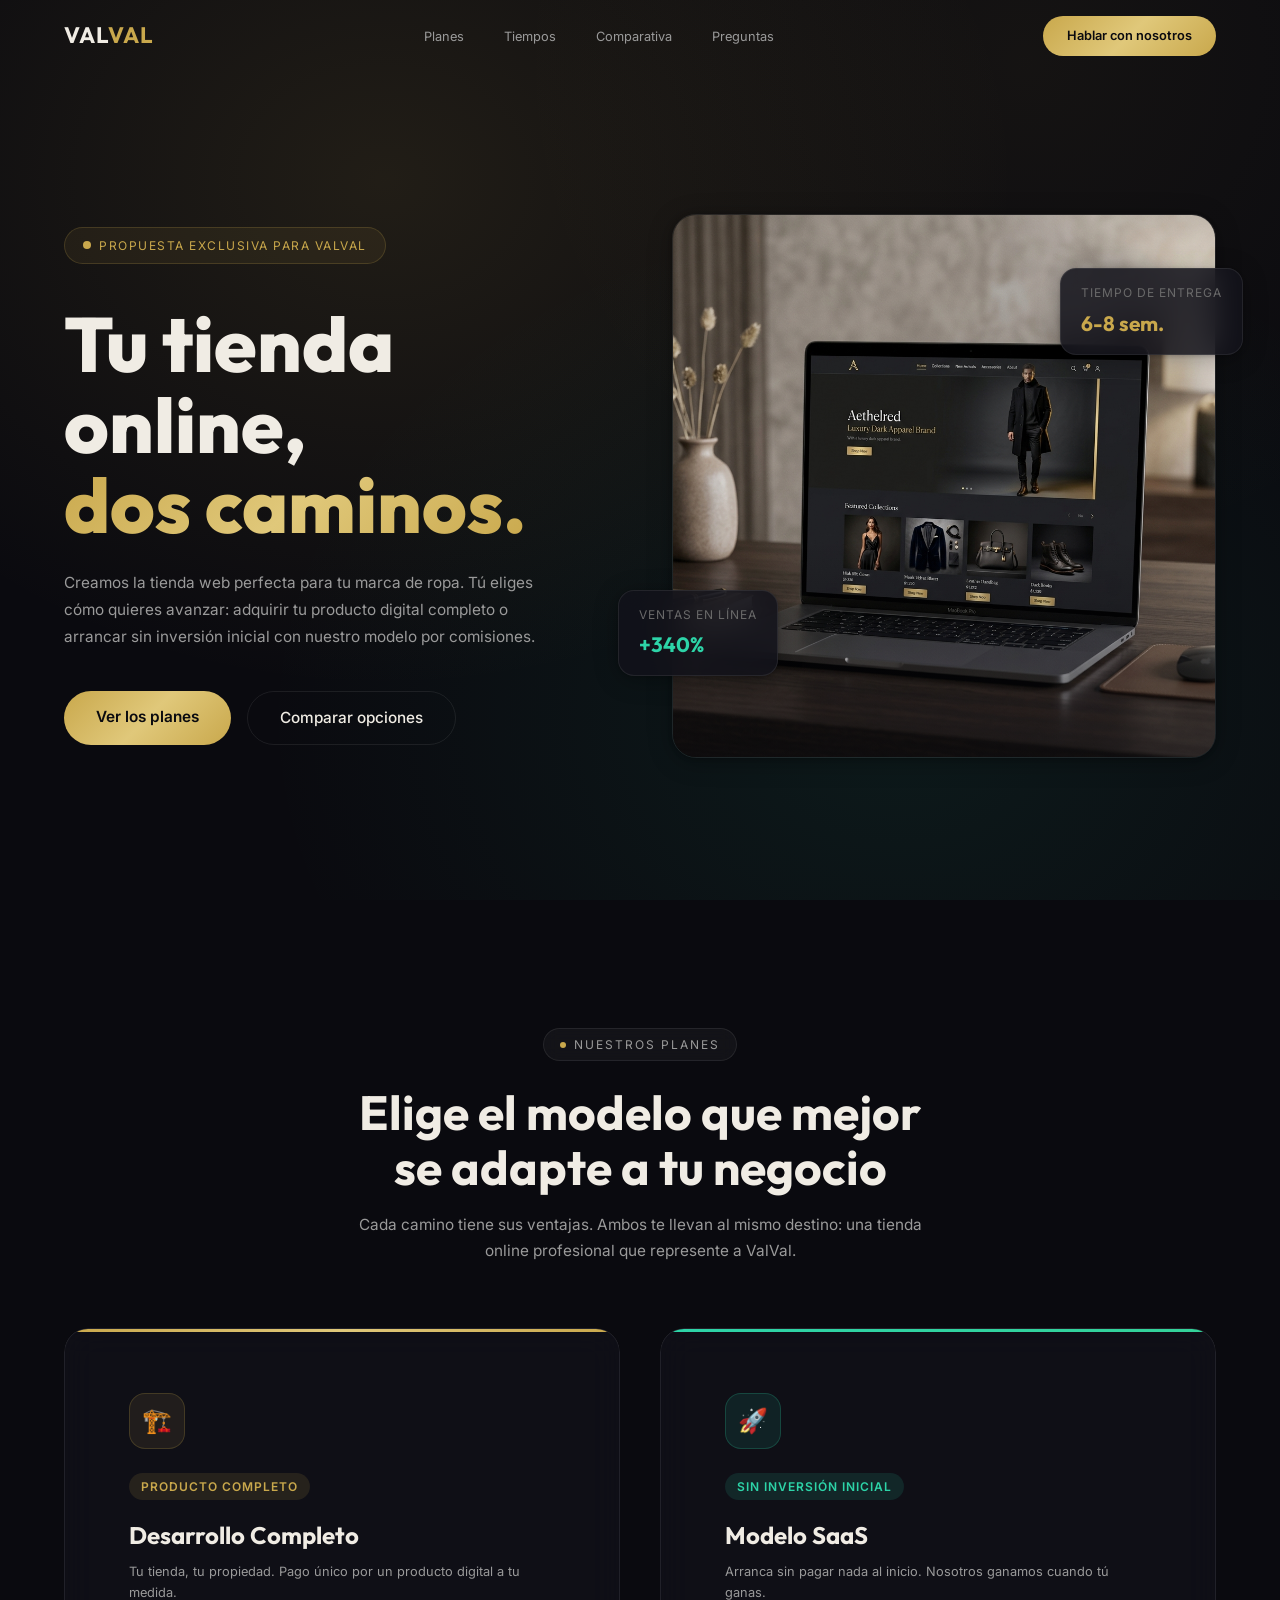
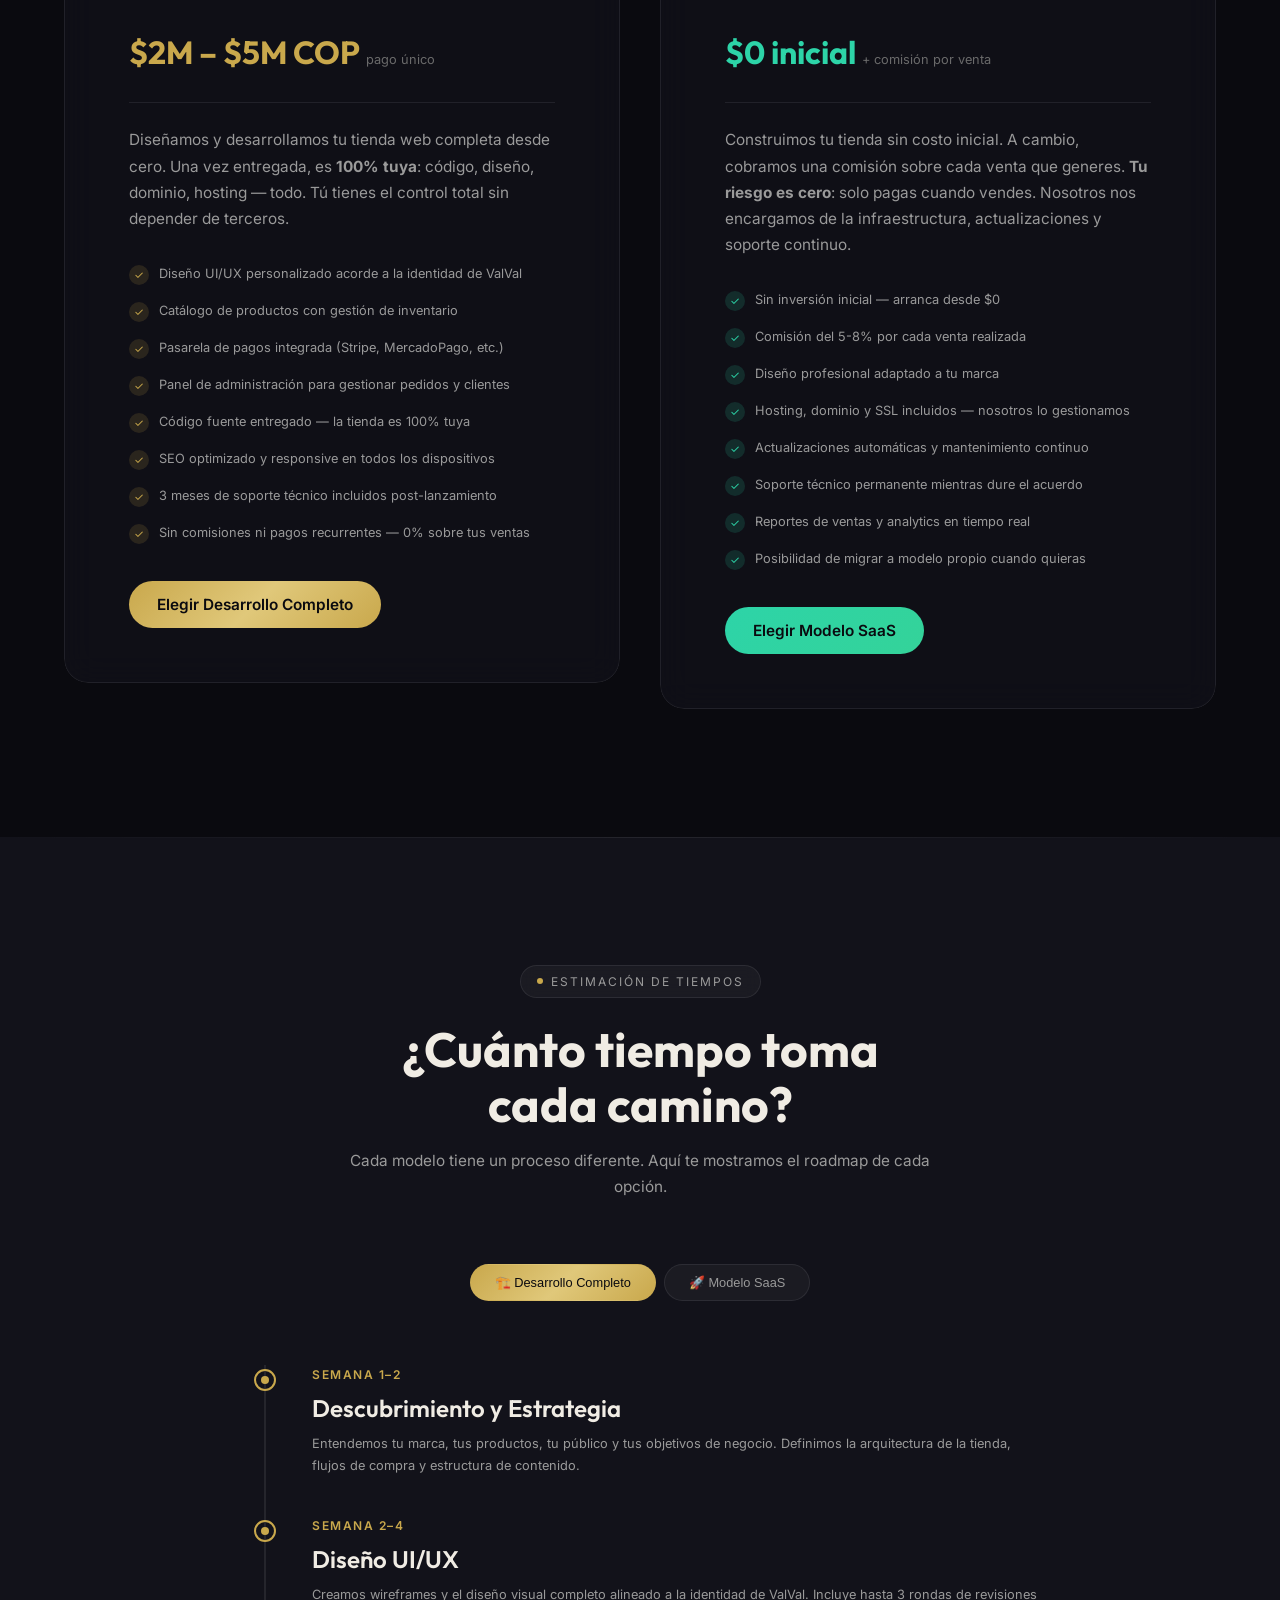
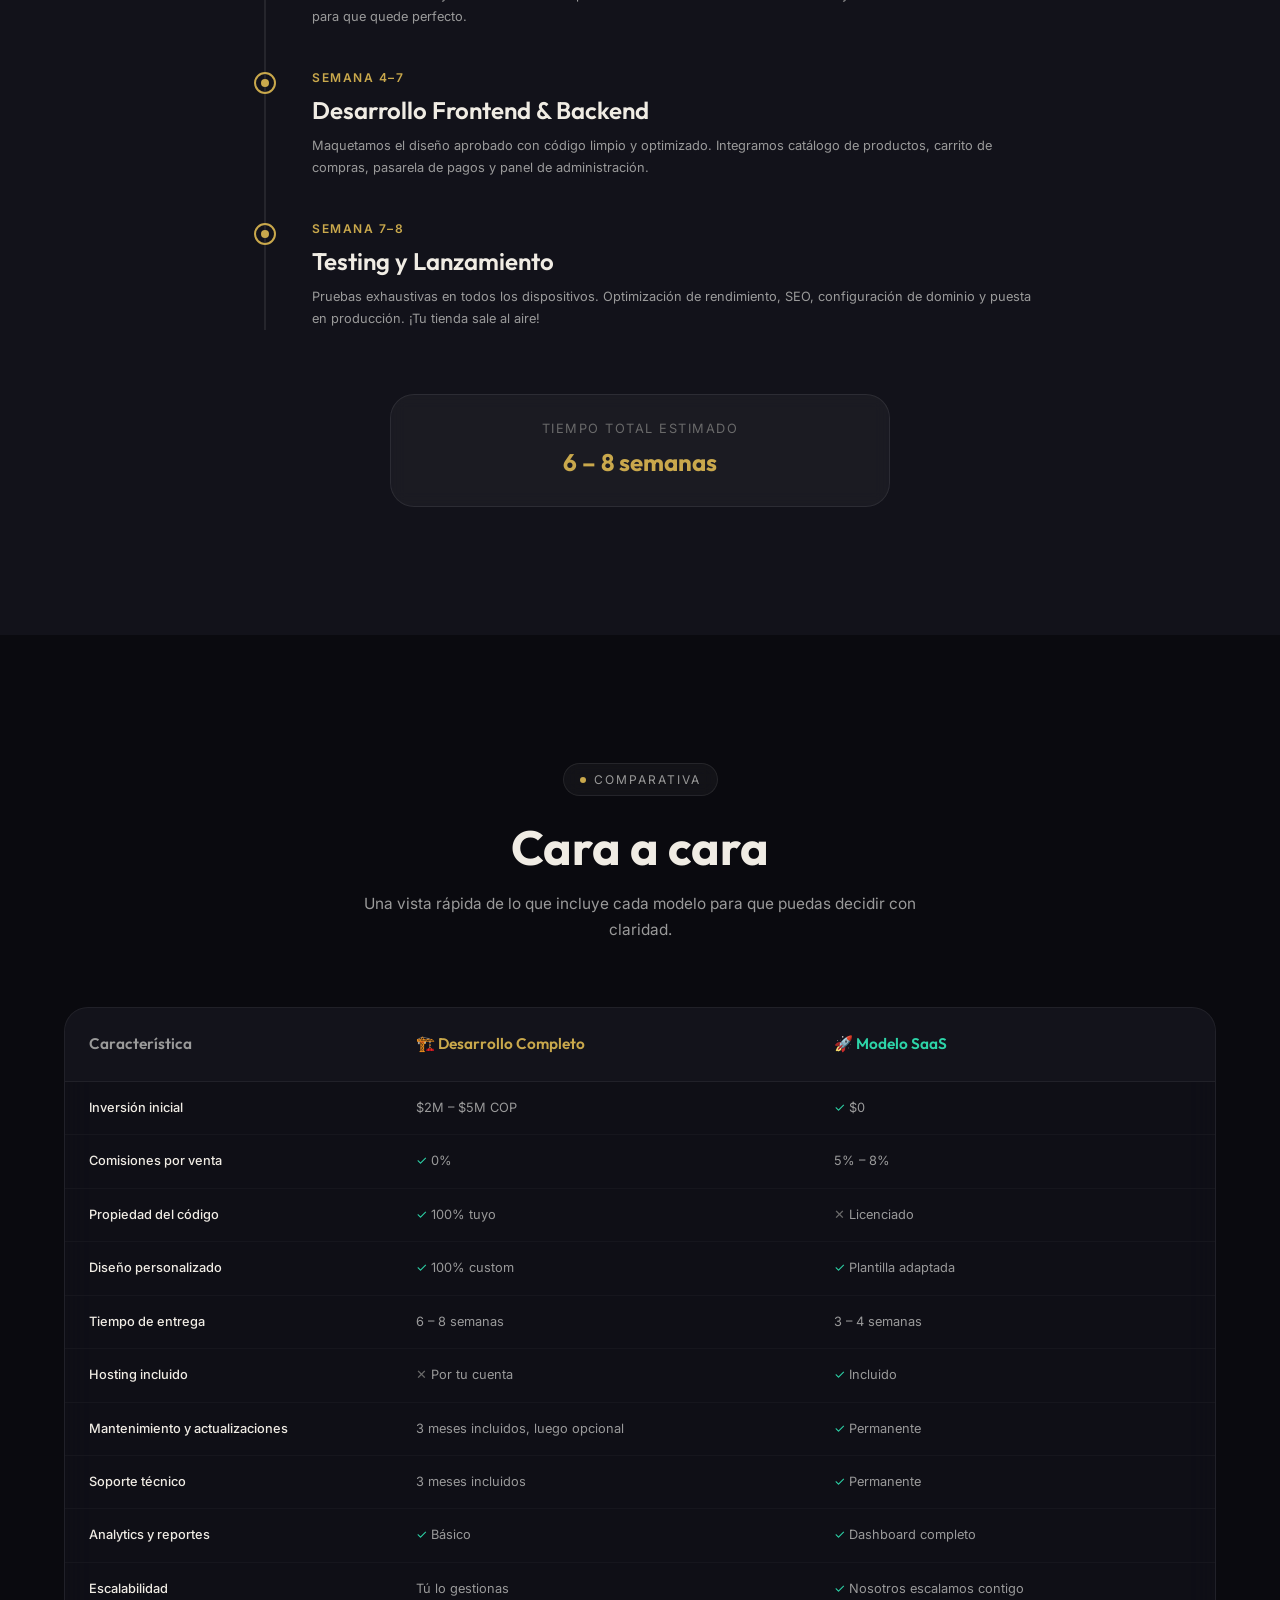
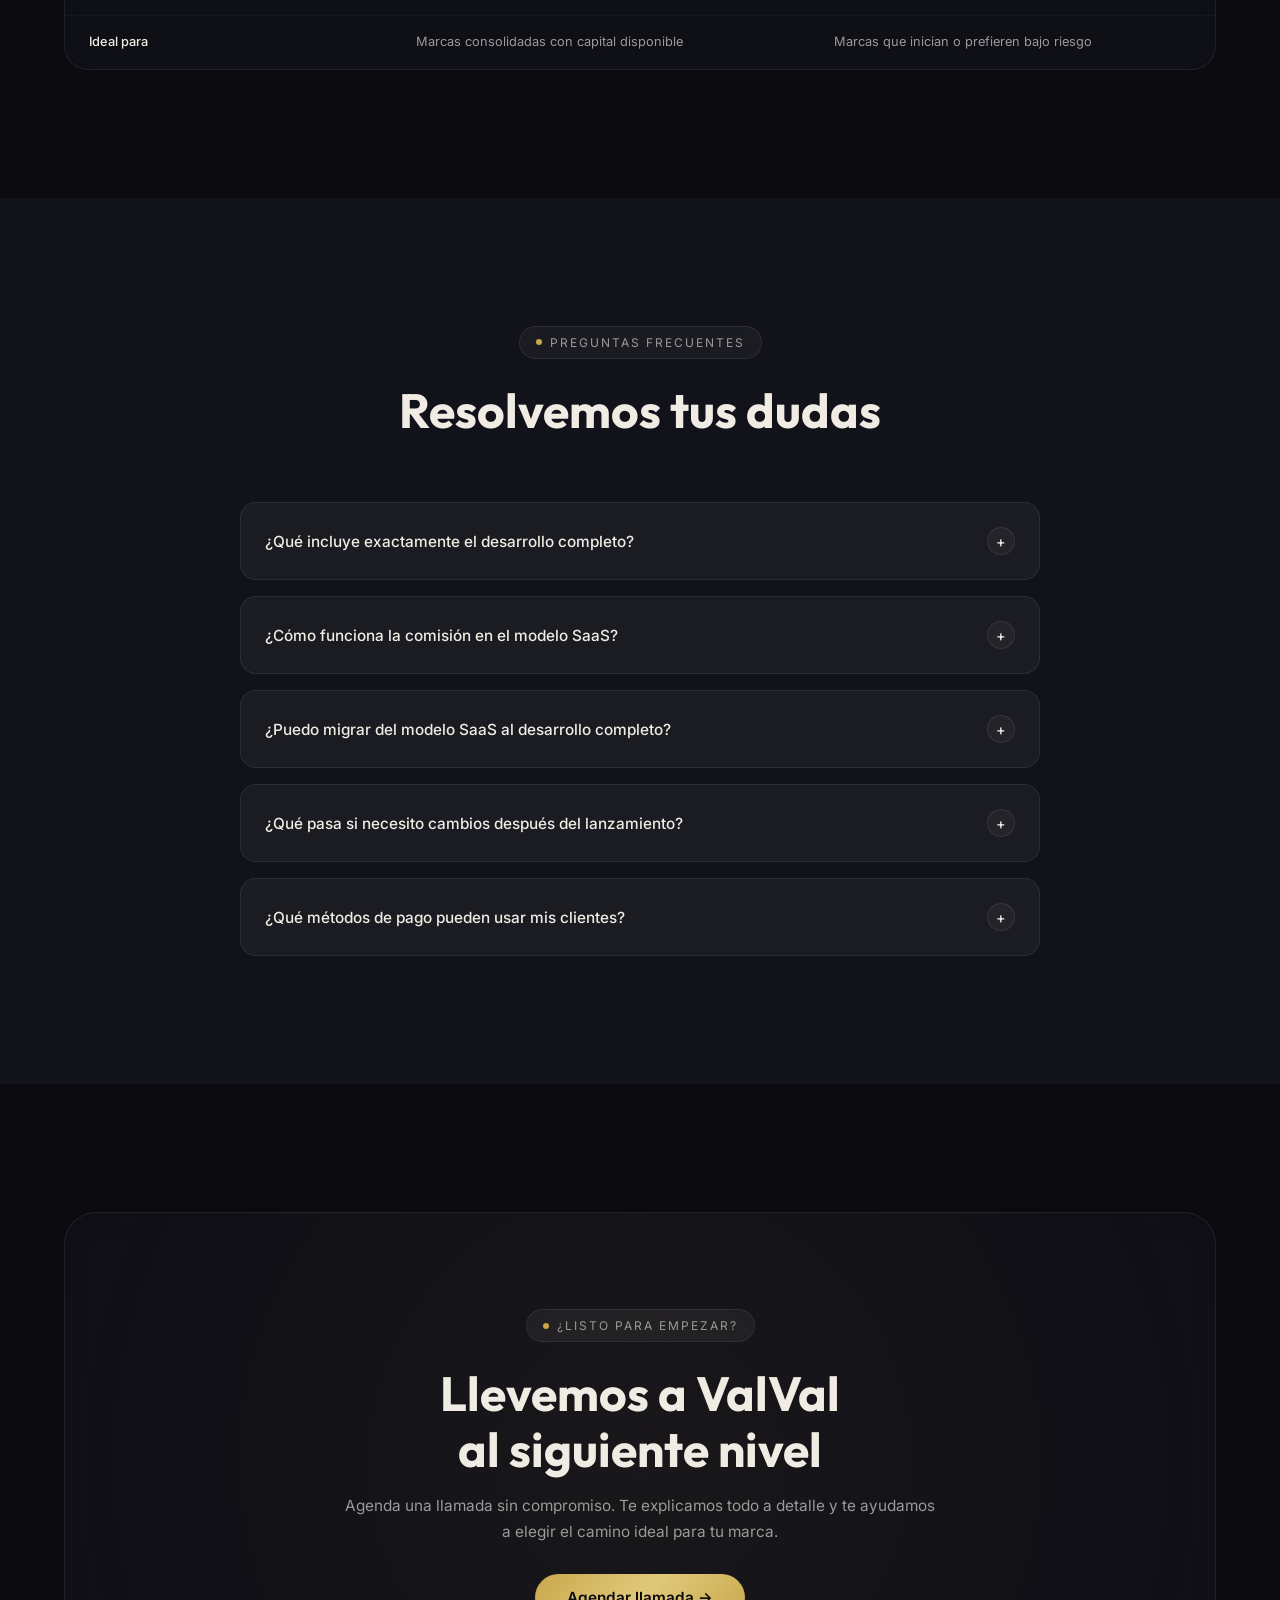
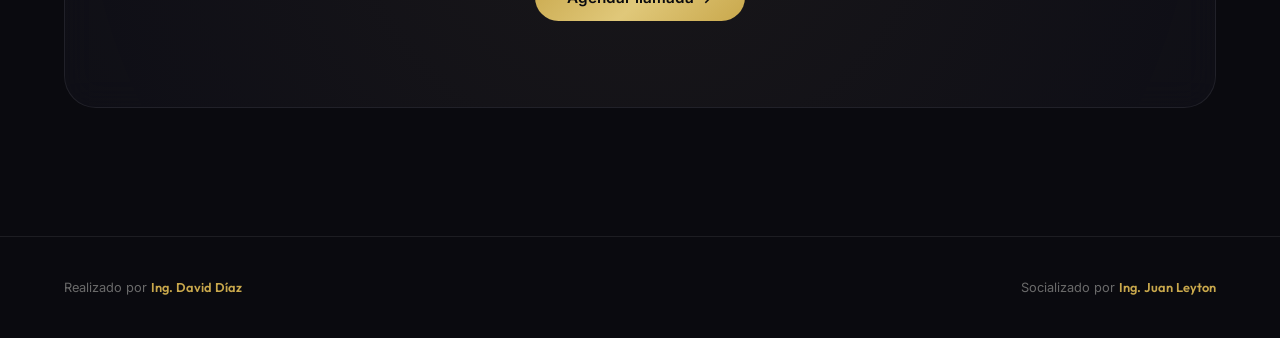
<file: index.html>
<!DOCTYPE html>
<html lang="es">
<head>
  <meta charset="UTF-8">
  <meta name="viewport" content="width=device-width, initial-scale=1.0">
  <title>ValVal — Tu Tienda Online, Dos Caminos | Propuesta de Desarrollo</title>
  <meta name="description" content="Propuesta personalizada para ValVal: elige entre desarrollo completo o modelo SaaS por comisiones para tu tienda de ropa online.">

  <!-- Fonts -->
  <link rel="preconnect" href="https://fonts.googleapis.com">
  <link rel="preconnect" href="https://fonts.gstatic.com" crossorigin>
  <link href="https://fonts.googleapis.com/css2?family=Inter:wght@400;500;600&family=Outfit:wght@600;700;800&display=swap" rel="stylesheet">

  <!-- Styles -->
  <link rel="stylesheet" href="index.css">
</head>
<body>

  <!-- ===== HEADER ===== -->
  <header class="header" id="header">
    <div class="container">
      <a href="#" class="logo">VAL<span>VAL</span></a>
      <nav>
        <ul class="nav-links">
          <li><a href="#planes">Planes</a></li>
          <li><a href="#timeline">Tiempos</a></li>
          <li><a href="#comparativa">Comparativa</a></li>
          <li><a href="#faq">Preguntas</a></li>
        </ul>
      </nav>
      <a href="#contacto" class="header-cta">Hablar con nosotros</a>
      <button class="mobile-toggle" id="mobile-toggle" aria-label="Menú">☰</button>
    </div>
  </header>

  <!-- ===== HERO ===== -->
  <section class="hero" id="hero">
    <div class="container">
      <div class="hero-content">
        <div class="hero-badge reveal">
          <span class="pulse"></span>
          Propuesta Exclusiva para ValVal
        </div>
        <h1 class="hero-title reveal reveal-delay-1">
          Tu tienda online,<br>
          <span class="highlight">dos caminos.</span>
        </h1>
        <p class="hero-subtitle reveal reveal-delay-2">
          Creamos la tienda web perfecta para tu marca de ropa. Tú eliges cómo quieres avanzar: 
          adquirir tu producto digital completo o arrancar sin inversión inicial con nuestro modelo por comisiones.
        </p>
        <div class="hero-actions reveal reveal-delay-3">
          <a href="#planes" class="btn-primary">Ver los planes</a>
          <a href="#comparativa" class="btn-secondary">Comparar opciones</a>
        </div>
      </div>
      <div class="hero-visual reveal reveal-delay-2">
        <div class="hero-image-wrapper">
          <img src="hero_ecommerce.png" alt="Mockup de tienda e-commerce premium para marca de ropa" width="540" height="540">
        </div>
        <div class="hero-float-card card-1">
          <div class="float-card-label">Ventas en línea</div>
          <div class="float-card-value">+340%</div>
        </div>
        <div class="hero-float-card card-2">
          <div class="float-card-label">Tiempo de entrega</div>
          <div class="float-card-value gold">6-8 sem.</div>
        </div>
      </div>
    </div>
  </section>

  <!-- ===== PLANES ===== -->
  <section class="plans" id="planes">
    <div class="container">
      <div class="plans-header reveal">
        <span class="section-tag"><span class="dot"></span>Nuestros planes</span>
        <h2 class="section-title">Elige el modelo que mejor<br>se adapte a tu negocio</h2>
        <p class="section-subtitle" style="margin-inline: auto;">
          Cada camino tiene sus ventajas. Ambos te llevan al mismo destino: 
          una tienda online profesional que represente a ValVal.
        </p>
      </div>

      <div class="plans-grid">

        <!-- PLAN 1: Desarrollo Completo -->
        <div class="plan-card desarrollo reveal">
          <div class="plan-card-inner">
            <div class="plan-icon">🏗️</div>
            <span class="plan-badge">Producto Completo</span>
            <h3 class="plan-name">Desarrollo Completo</h3>
            <p class="plan-tagline">Tu tienda, tu propiedad. Pago único por un producto digital a tu medida.</p>
            
            <div class="plan-price">
              <span class="amount">$2M – $5M COP</span>
              <span class="period">pago único</span>
            </div>

            <p class="plan-description">
              Diseñamos y desarrollamos tu tienda web completa desde cero. Una vez entregada, 
              es <strong>100% tuya</strong>: código, diseño, dominio, hosting — todo. 
              Tú tienes el control total sin depender de terceros.
            </p>

            <ul class="plan-features">
              <li>
                <span class="check">✓</span>
                <span>Diseño UI/UX personalizado acorde a la identidad de ValVal</span>
              </li>
              <li>
                <span class="check">✓</span>
                <span>Catálogo de productos con gestión de inventario</span>
              </li>
              <li>
                <span class="check">✓</span>
                <span>Pasarela de pagos integrada (Stripe, MercadoPago, etc.)</span>
              </li>
              <li>
                <span class="check">✓</span>
                <span>Panel de administración para gestionar pedidos y clientes</span>
              </li>
              <li>
                <span class="check">✓</span>
                <span>Código fuente entregado — la tienda es 100% tuya</span>
              </li>
              <li>
                <span class="check">✓</span>
                <span>SEO optimizado y responsive en todos los dispositivos</span>
              </li>
              <li>
                <span class="check">✓</span>
                <span>3 meses de soporte técnico incluidos post-lanzamiento</span>
              </li>
              <li>
                <span class="check">✓</span>
                <span>Sin comisiones ni pagos recurrentes — 0% sobre tus ventas</span>
              </li>
            </ul>

            <a href="#contacto" class="plan-cta">Elegir Desarrollo Completo</a>
          </div>
        </div>

        <!-- PLAN 2: Modelo SaaS -->
        <div class="plan-card saas reveal reveal-delay-1">
          <div class="plan-card-inner">
            <div class="plan-icon">🚀</div>
            <span class="plan-badge">Sin inversión inicial</span>
            <h3 class="plan-name">Modelo SaaS</h3>
            <p class="plan-tagline">Arranca sin pagar nada al inicio. Nosotros ganamos cuando tú ganas.</p>
            
            <div class="plan-price">
              <span class="amount">$0 inicial</span>
              <span class="period">+ comisión por venta</span>
            </div>

            <p class="plan-description">
              Construimos tu tienda sin costo inicial. A cambio, cobramos una comisión sobre cada venta 
              que generes. <strong>Tu riesgo es cero</strong>: solo pagas cuando vendes. Nosotros nos 
              encargamos de la infraestructura, actualizaciones y soporte continuo.
            </p>

            <ul class="plan-features">
              <li>
                <span class="check">✓</span>
                <span>Sin inversión inicial — arranca desde $0</span>
              </li>
              <li>
                <span class="check">✓</span>
                <span>Comisión del 5-8% por cada venta realizada</span>
              </li>
              <li>
                <span class="check">✓</span>
                <span>Diseño profesional adaptado a tu marca</span>
              </li>
              <li>
                <span class="check">✓</span>
                <span>Hosting, dominio y SSL incluidos — nosotros lo gestionamos</span>
              </li>
              <li>
                <span class="check">✓</span>
                <span>Actualizaciones automáticas y mantenimiento continuo</span>
              </li>
              <li>
                <span class="check">✓</span>
                <span>Soporte técnico permanente mientras dure el acuerdo</span>
              </li>
              <li>
                <span class="check">✓</span>
                <span>Reportes de ventas y analytics en tiempo real</span>
              </li>
              <li>
                <span class="check">✓</span>
                <span>Posibilidad de migrar a modelo propio cuando quieras</span>
              </li>
            </ul>

            <a href="#contacto" class="plan-cta">Elegir Modelo SaaS</a>
          </div>
        </div>

      </div>
    </div>
  </section>

  <!-- ===== TIMELINE ===== -->
  <section class="timeline-section" id="timeline">
    <div class="container">
      <div class="timeline-header reveal">
        <span class="section-tag"><span class="dot"></span>Estimación de tiempos</span>
        <h2 class="section-title">¿Cuánto tiempo toma<br>cada camino?</h2>
        <p class="section-subtitle" style="margin-inline: auto;">
          Cada modelo tiene un proceso diferente. Aquí te mostramos el roadmap de cada opción.
        </p>
      </div>

      <div class="timeline-tabs reveal">
        <button class="timeline-tab active" data-target="timeline-desarrollo">🏗️ Desarrollo Completo</button>
        <button class="timeline-tab" data-target="timeline-saas">🚀 Modelo SaaS</button>
      </div>

      <!-- Timeline Desarrollo -->
      <div class="timeline-container active" id="timeline-desarrollo">
        <div class="timeline gold reveal">
          <div class="timeline-item">
            <div class="timeline-dot"></div>
            <div class="timeline-duration">Semana 1–2</div>
            <div class="timeline-phase">Descubrimiento y Estrategia</div>
            <div class="timeline-desc">
              Entendemos tu marca, tus productos, tu público y tus objetivos de negocio. 
              Definimos la arquitectura de la tienda, flujos de compra y estructura de contenido.
            </div>
          </div>
          <div class="timeline-item">
            <div class="timeline-dot"></div>
            <div class="timeline-duration">Semana 2–4</div>
            <div class="timeline-phase">Diseño UI/UX</div>
            <div class="timeline-desc">
              Creamos wireframes y el diseño visual completo alineado a la identidad de ValVal. 
              Incluye hasta 3 rondas de revisiones para que quede perfecto.
            </div>
          </div>
          <div class="timeline-item">
            <div class="timeline-dot"></div>
            <div class="timeline-duration">Semana 4–7</div>
            <div class="timeline-phase">Desarrollo Frontend & Backend</div>
            <div class="timeline-desc">
              Maquetamos el diseño aprobado con código limpio y optimizado. Integramos catálogo de productos, 
              carrito de compras, pasarela de pagos y panel de administración.
            </div>
          </div>
          <div class="timeline-item">
            <div class="timeline-dot"></div>
            <div class="timeline-duration">Semana 7–8</div>
            <div class="timeline-phase">Testing y Lanzamiento</div>
            <div class="timeline-desc">
              Pruebas exhaustivas en todos los dispositivos. Optimización de rendimiento, 
              SEO, configuración de dominio y puesta en producción. ¡Tu tienda sale al aire!
            </div>
          </div>
        </div>
        <div class="timeline-total gold reveal">
          <div class="label">Tiempo total estimado</div>
          <div class="value">6 – 8 semanas</div>
        </div>
      </div>

      <!-- Timeline SaaS -->
      <div class="timeline-container" id="timeline-saas">
        <div class="timeline emerald reveal">
          <div class="timeline-item">
            <div class="timeline-dot"></div>
            <div class="timeline-duration">Semana 1</div>
            <div class="timeline-phase">Onboarding Express</div>
            <div class="timeline-desc">
              Reunión inicial para conocer tu marca y productos. Recopilamos fotos, logos, 
              textos y paleta de colores. Configuramos tu cuenta en nuestra plataforma.
            </div>
          </div>
          <div class="timeline-item">
            <div class="timeline-dot"></div>
            <div class="timeline-duration">Semana 2–3</div>
            <div class="timeline-phase">Diseño y Personalización</div>
            <div class="timeline-desc">
              Adaptamos una plantilla premium a tu marca. Personalizamos colores, tipografía, 
              layout y cargamos tus productos al catálogo.
            </div>
          </div>
          <div class="timeline-item">
            <div class="timeline-dot"></div>
            <div class="timeline-duration">Semana 3–4</div>
            <div class="timeline-phase">Configuración e Integraciones</div>
            <div class="timeline-desc">
              Configuramos pagos, envíos, impuestos y notificaciones. Conectamos analytics 
              y herramientas de marketing. Todo listo para vender.
            </div>
          </div>
          <div class="timeline-item">
            <div class="timeline-dot"></div>
            <div class="timeline-duration">Semana 4</div>
            <div class="timeline-phase">Lanzamiento</div>
            <div class="timeline-desc">
              Publicamos tu tienda, verificamos todo el flujo de compra y te capacitamos 
              para que puedas gestionar tu catálogo y pedidos de forma autónoma.
            </div>
          </div>
        </div>
        <div class="timeline-total emerald reveal">
          <div class="label">Tiempo total estimado</div>
          <div class="value">3 – 4 semanas</div>
        </div>
      </div>
    </div>
  </section>

  <!-- ===== COMPARATIVA ===== -->
  <section class="comparison" id="comparativa">
    <div class="container">
      <div class="comparison-header reveal">
        <span class="section-tag"><span class="dot"></span>Comparativa</span>
        <h2 class="section-title">Cara a cara</h2>
        <p class="section-subtitle" style="margin-inline: auto;">
          Una vista rápida de lo que incluye cada modelo para que puedas decidir con claridad.
        </p>
      </div>

      <div class="comparison-table-wrapper reveal">
        <table class="comparison-table">
          <thead>
            <tr>
              <th>Característica</th>
              <th>🏗️ Desarrollo Completo</th>
              <th>🚀 Modelo SaaS</th>
            </tr>
          </thead>
          <tbody>
            <tr>
              <td>Inversión inicial</td>
              <td>$2M – $5M COP</td>
              <td><span class="icon-yes">✓</span> $0</td>
            </tr>
            <tr>
              <td>Comisiones por venta</td>
              <td><span class="icon-yes">✓</span> 0%</td>
              <td>5% – 8%</td>
            </tr>
            <tr>
              <td>Propiedad del código</td>
              <td><span class="icon-yes">✓</span> 100% tuyo</td>
              <td><span class="icon-no">✕</span> Licenciado</td>
            </tr>
            <tr>
              <td>Diseño personalizado</td>
              <td><span class="icon-yes">✓</span> 100% custom</td>
              <td><span class="icon-yes">✓</span> Plantilla adaptada</td>
            </tr>
            <tr>
              <td>Tiempo de entrega</td>
              <td>6 – 8 semanas</td>
              <td>3 – 4 semanas</td>
            </tr>
            <tr>
              <td>Hosting incluido</td>
              <td><span class="icon-no">✕</span> Por tu cuenta</td>
              <td><span class="icon-yes">✓</span> Incluido</td>
            </tr>
            <tr>
              <td>Mantenimiento y actualizaciones</td>
              <td>3 meses incluidos, luego opcional</td>
              <td><span class="icon-yes">✓</span> Permanente</td>
            </tr>
            <tr>
              <td>Soporte técnico</td>
              <td>3 meses incluidos</td>
              <td><span class="icon-yes">✓</span> Permanente</td>
            </tr>
            <tr>
              <td>Analytics y reportes</td>
              <td><span class="icon-yes">✓</span> Básico</td>
              <td><span class="icon-yes">✓</span> Dashboard completo</td>
            </tr>
            <tr>
              <td>Escalabilidad</td>
              <td>Tú lo gestionas</td>
              <td><span class="icon-yes">✓</span> Nosotros escalamos contigo</td>
            </tr>
            <tr>
              <td>Ideal para</td>
              <td>Marcas consolidadas con capital disponible</td>
              <td>Marcas que inician o prefieren bajo riesgo</td>
            </tr>
          </tbody>
        </table>
      </div>
    </div>
  </section>

  <!-- ===== FAQ ===== -->
  <section class="faq" id="faq">
    <div class="container">
      <div class="faq-header reveal">
        <span class="section-tag"><span class="dot"></span>Preguntas frecuentes</span>
        <h2 class="section-title">Resolvemos tus dudas</h2>
      </div>

      <div class="faq-grid">
        <div class="faq-item reveal">
          <button class="faq-question" id="faq-btn-1" aria-expanded="false" aria-controls="faq-answer-1">
            <span>¿Qué incluye exactamente el desarrollo completo?</span>
            <span class="icon">+</span>
          </button>
          <div class="faq-answer" id="faq-answer-1">
            <div class="faq-answer-inner">
              Recibes una tienda web completamente funcional con diseño personalizado, catálogo de productos, 
              carrito de compras, pasarela de pagos, panel de administración, SEO optimizado y el código fuente completo. 
              Es un producto terminado que puedes alojar donde quieras y modificar como necesites.
            </div>
          </div>
        </div>

        <div class="faq-item reveal reveal-delay-1">
          <button class="faq-question" id="faq-btn-2" aria-expanded="false" aria-controls="faq-answer-2">
            <span>¿Cómo funciona la comisión en el modelo SaaS?</span>
            <span class="icon">+</span>
          </button>
          <div class="faq-answer" id="faq-answer-2">
            <div class="faq-answer-inner">
              Cobramos entre el 5% y el 8% por cada venta que realices a través de la tienda. 
              El porcentaje exacto depende del volumen estimado de ventas — a mayor volumen, menor comisión. 
              Si no vendes, no pagas nada. Es así de simple.
            </div>
          </div>
        </div>

        <div class="faq-item reveal reveal-delay-2">
          <button class="faq-question" id="faq-btn-3" aria-expanded="false" aria-controls="faq-answer-3">
            <span>¿Puedo migrar del modelo SaaS al desarrollo completo?</span>
            <span class="icon">+</span>
          </button>
          <div class="faq-answer" id="faq-answer-3">
            <div class="faq-answer-inner">
              ¡Sí! Puedes comenzar con el modelo SaaS para validar tu negocio online y, cuando estés listo, 
              migrar al desarrollo completo. Te ofrecemos condiciones preferenciales si decides hacer la transición, 
              incluyendo un descuento por el tiempo que estuviste en el modelo SaaS.
            </div>
          </div>
        </div>

        <div class="faq-item reveal reveal-delay-3">
          <button class="faq-question" id="faq-btn-4" aria-expanded="false" aria-controls="faq-answer-4">
            <span>¿Qué pasa si necesito cambios después del lanzamiento?</span>
            <span class="icon">+</span>
          </button>
          <div class="faq-answer" id="faq-answer-4">
            <div class="faq-answer-inner">
              En el desarrollo completo, tienes 3 meses de soporte incluido. Después puedes contratar un plan 
              de mantenimiento mensual o hacer los cambios por tu cuenta con tu equipo. En el modelo SaaS, 
              el soporte y las actualizaciones son permanentes mientras dure el acuerdo.
            </div>
          </div>
        </div>

        <div class="faq-item reveal reveal-delay-4">
          <button class="faq-question" id="faq-btn-5" aria-expanded="false" aria-controls="faq-answer-5">
            <span>¿Qué métodos de pago pueden usar mis clientes?</span>
            <span class="icon">+</span>
          </button>
          <div class="faq-answer" id="faq-answer-5">
            <div class="faq-answer-inner">
              En ambos modelos integramos las principales pasarelas de pago: tarjeta de crédito/débito, 
              MercadoPago, transferencias bancarias y más. Nos adaptamos a lo que mejor funcione para tu 
              mercado y tus clientes.
            </div>
          </div>
        </div>
      </div>
    </div>
  </section>

  <!-- ===== CTA FINAL ===== -->
  <section class="cta-section" id="contacto">
    <div class="container">
      <div class="cta-card reveal">
        <span class="section-tag"><span class="dot"></span>¿Listo para empezar?</span>
        <h2 class="section-title">Llevemos a ValVal<br>al siguiente nivel</h2>
        <p class="section-subtitle">
          Agenda una llamada sin compromiso. Te explicamos todo a detalle 
          y te ayudamos a elegir el camino ideal para tu marca.
        </p>
        <a href="https://wa.me/521XXXXXXXXXX" target="_blank" rel="noopener" class="btn-primary">
          Agendar llamada →
        </a>
      </div>
    </div>
  </section>

  <!-- ===== FOOTER ===== -->
  <footer class="footer">
    <div class="container">
      <span class="footer-text">Realizado por <span class="footer-brand">Ing. David Díaz</span></span>
      <span class="footer-text">Socializado por <span class="footer-brand">Ing. Juan Leyton</span></span>
    </div>
  </footer>

  <script src="index.js"></script>
</body>
</html>
</file>
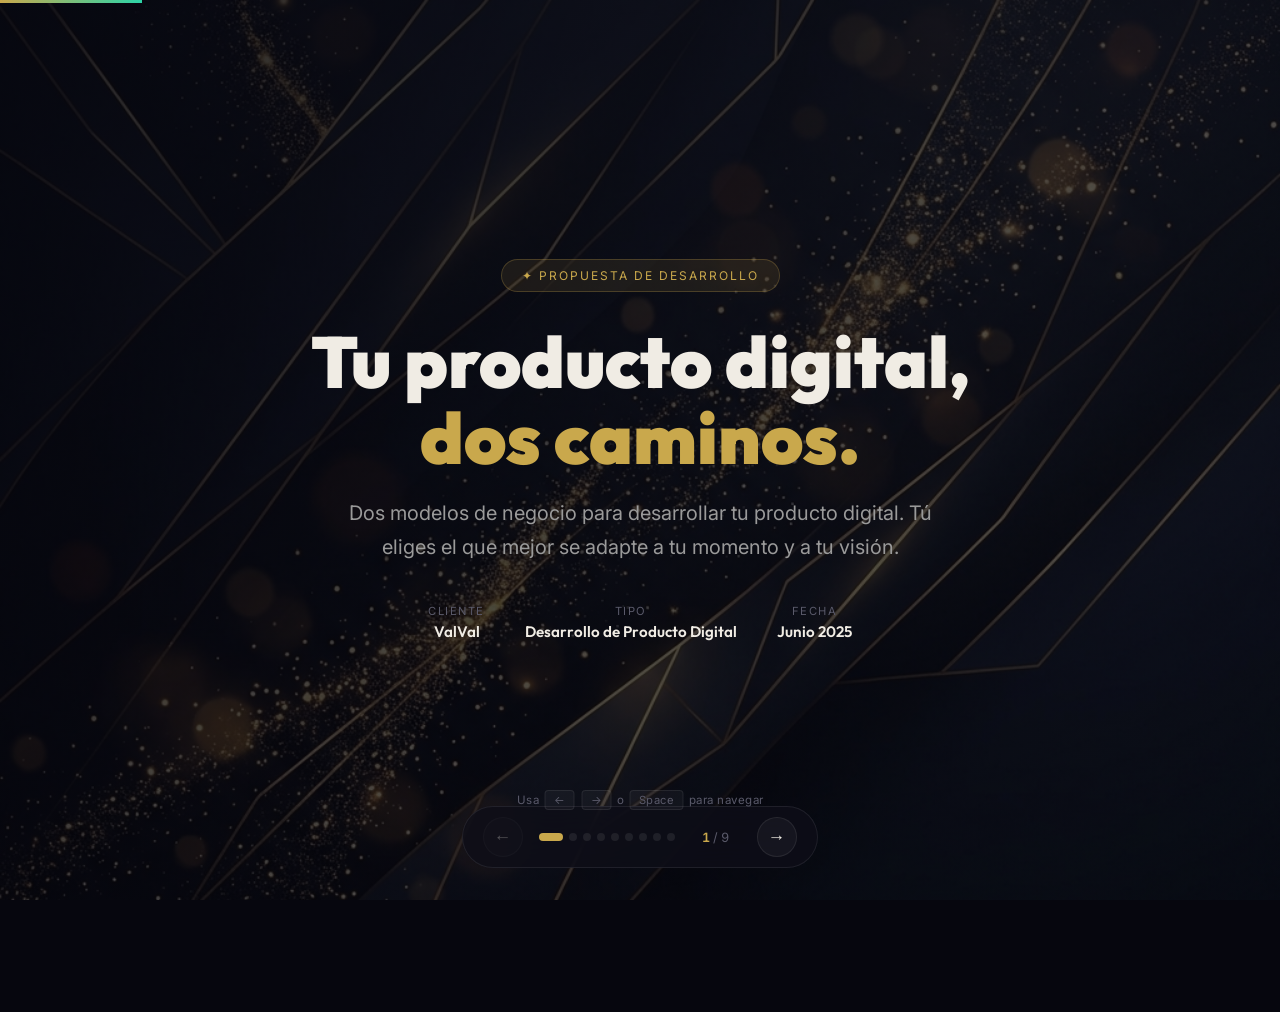
<file: presentacion.html>
<!DOCTYPE html>
<html lang="es">
<head>
  <meta charset="UTF-8">
  <meta name="viewport" content="width=device-width, initial-scale=1.0">
  <title>Propuesta ValVal — Modelos de Negocio</title>
  <link rel="preconnect" href="https://fonts.googleapis.com">
  <link rel="preconnect" href="https://fonts.gstatic.com" crossorigin>
  <link href="https://fonts.googleapis.com/css2?family=Inter:wght@300;400;500;600;700&family=Outfit:wght@400;600;700;800;900&display=swap" rel="stylesheet">
  <style>
    /* ===== TOKENS ===== */
    :root {
      --bg: #06060e;
      --bg-card: rgba(14, 14, 24, 0.75);
      --glass: rgba(255,255,255,0.04);
      --glass-border: rgba(255,255,255,0.08);
      --text: #f0ece4;
      --text-secondary: #9a9a9a;
      --text-muted: #5a5a6a;
      --gold: #c9a84c;
      --gold-light: #e0c87a;
      --emerald: #2dd4a8;
      --emerald-light: #5eeec8;
      --violet: #8b5cf6;
      --rose: #f43f5e;
      --font-display: 'Outfit', sans-serif;
      --font-body: 'Inter', sans-serif;
      --radius: 20px;
      --radius-sm: 12px;
      --transition: 0.6s cubic-bezier(0.16, 1, 0.3, 1);
    }

    *, *::before, *::after { margin: 0; padding: 0; box-sizing: border-box; }

    html, body {
      height: 100%;
      overflow: hidden;
      font-family: var(--font-body);
      background: var(--bg);
      color: var(--text);
      -webkit-font-smoothing: antialiased;
    }

    /* ===== PRESENTATION SHELL ===== */
    .presentation {
      position: relative;
      width: 100%;
      height: 100vh;
    }

    /* ===== SLIDES ===== */
    .slide {
      position: absolute;
      inset: 0;
      display: flex;
      align-items: center;
      justify-content: center;
      padding: 60px;
      opacity: 0;
      transform: translateX(80px) scale(0.96);
      pointer-events: none;
      transition: opacity var(--transition), transform var(--transition);
      z-index: 1;
    }

    .slide.active {
      opacity: 1;
      transform: translateX(0) scale(1);
      pointer-events: auto;
      z-index: 10;
    }

    .slide.prev {
      opacity: 0;
      transform: translateX(-80px) scale(0.96);
    }

    .slide-inner {
      width: 100%;
      max-width: 1100px;
      position: relative;
    }

    /* ===== PROGRESS BAR ===== */
    .progress-bar {
      position: fixed;
      top: 0;
      left: 0;
      height: 3px;
      background: linear-gradient(90deg, var(--gold), var(--emerald));
      transition: width 0.5s ease;
      z-index: 100;
    }

    /* ===== NAV CONTROLS ===== */
    .nav-controls {
      position: fixed;
      bottom: 32px;
      left: 50%;
      transform: translateX(-50%);
      display: flex;
      align-items: center;
      gap: 16px;
      padding: 10px 20px;
      border-radius: 999px;
      background: rgba(14, 14, 24, 0.8);
      backdrop-filter: blur(20px);
      border: 1px solid var(--glass-border);
      z-index: 100;
    }

    .nav-btn {
      width: 40px;
      height: 40px;
      border-radius: 50%;
      border: 1px solid var(--glass-border);
      background: var(--glass);
      color: var(--text);
      font-size: 1.1rem;
      cursor: pointer;
      display: flex;
      align-items: center;
      justify-content: center;
      transition: all 0.25s ease;
    }

    .nav-btn:hover {
      background: rgba(201, 168, 76, 0.15);
      border-color: var(--gold);
      color: var(--gold);
    }

    .nav-btn:disabled {
      opacity: 0.3;
      cursor: default;
    }

    .nav-btn:disabled:hover {
      background: var(--glass);
      border-color: var(--glass-border);
      color: var(--text);
    }

    .slide-counter {
      font-size: 0.8rem;
      color: var(--text-muted);
      font-variant-numeric: tabular-nums;
      min-width: 50px;
      text-align: center;
    }

    .slide-counter .current {
      color: var(--gold);
      font-weight: 600;
    }

    /* ===== DOT INDICATORS ===== */
    .dot-indicators {
      display: flex;
      gap: 6px;
    }

    .dot-ind {
      width: 8px;
      height: 8px;
      border-radius: 50%;
      background: var(--glass-border);
      transition: all 0.3s ease;
      cursor: pointer;
      border: none;
      padding: 0;
    }

    .dot-ind.active {
      background: var(--gold);
      width: 24px;
      border-radius: 4px;
    }

    /* ===== SLIDE TYPES ===== */

    /* -- Cover Slide -- */
    .slide-cover {
      background-image: url('img/cover_bg.png');
      background-size: cover;
      background-position: center;
    }

    .slide-cover::after {
      content: '';
      position: absolute;
      inset: 0;
      background: linear-gradient(135deg, rgba(6,6,14,0.85) 0%, rgba(6,6,14,0.6) 100%);
    }

    .slide-cover .slide-inner {
      z-index: 2;
      text-align: center;
    }

    .cover-badge {
      display: inline-flex;
      align-items: center;
      gap: 8px;
      padding: 8px 20px;
      border-radius: 999px;
      background: rgba(201, 168, 76, 0.1);
      border: 1px solid rgba(201, 168, 76, 0.25);
      font-size: 0.75rem;
      color: var(--gold);
      letter-spacing: 2px;
      text-transform: uppercase;
      margin-bottom: 32px;
      animation: fadeUp 0.8s ease both 0.2s;
    }

    .cover-title {
      font-family: var(--font-display);
      font-size: clamp(2.5rem, 6vw, 4.5rem);
      font-weight: 900;
      line-height: 1.05;
      margin-bottom: 20px;
      animation: fadeUp 0.8s ease both 0.4s;
    }

    .cover-title .gold { color: var(--gold); }

    .cover-subtitle {
      font-size: clamp(1rem, 1.8vw, 1.25rem);
      color: var(--text-secondary);
      max-width: 600px;
      margin: 0 auto 40px;
      line-height: 1.7;
      animation: fadeUp 0.8s ease both 0.6s;
    }

    .cover-meta {
      display: flex;
      justify-content: center;
      gap: 40px;
      animation: fadeUp 0.8s ease both 0.8s;
    }

    .cover-meta-item {
      text-align: center;
    }

    .cover-meta-item .label {
      font-size: 0.7rem;
      text-transform: uppercase;
      letter-spacing: 1.5px;
      color: var(--text-muted);
      margin-bottom: 4px;
    }

    .cover-meta-item .value {
      font-family: var(--font-display);
      font-weight: 600;
      font-size: 0.95rem;
    }

    @keyframes fadeUp {
      from { opacity: 0; transform: translateY(30px); }
      to { opacity: 1; transform: translateY(0); }
    }

    /* -- Section Title Slide -- */
    .slide-section .slide-inner {
      text-align: center;
    }

    .section-number {
      font-family: var(--font-display);
      font-size: clamp(4rem, 10vw, 8rem);
      font-weight: 900;
      background: linear-gradient(135deg, var(--gold), var(--gold-light));
      -webkit-background-clip: text;
      background-clip: text;
      -webkit-text-fill-color: transparent;
      opacity: 0.2;
      line-height: 1;
      margin-bottom: -20px;
    }

    .section-slide-title {
      font-family: var(--font-display);
      font-size: clamp(2rem, 4vw, 3.2rem);
      font-weight: 700;
      margin-bottom: 12px;
    }

    .section-slide-sub {
      font-size: 1.1rem;
      color: var(--text-secondary);
      max-width: 550px;
      margin: 0 auto;
      line-height: 1.7;
    }

    /* -- Content Slides -- */
    .split-layout {
      display: grid;
      grid-template-columns: 1fr 1fr;
      gap: 60px;
      align-items: center;
    }

    .content-side h2 {
      font-family: var(--font-display);
      font-size: clamp(1.6rem, 3vw, 2.4rem);
      font-weight: 700;
      margin-bottom: 16px;
      line-height: 1.15;
    }

    .content-side .tag {
      display: inline-flex;
      align-items: center;
      gap: 6px;
      padding: 5px 14px;
      border-radius: 999px;
      font-size: 0.7rem;
      text-transform: uppercase;
      letter-spacing: 1.5px;
      margin-bottom: 20px;
    }

    .tag-gold {
      background: rgba(201, 168, 76, 0.1);
      border: 1px solid rgba(201, 168, 76, 0.2);
      color: var(--gold);
    }

    .tag-emerald {
      background: rgba(45, 212, 168, 0.1);
      border: 1px solid rgba(45, 212, 168, 0.2);
      color: var(--emerald);
    }

    .content-side p {
      font-size: 0.95rem;
      color: var(--text-secondary);
      line-height: 1.75;
      margin-bottom: 24px;
    }

    .feature-list {
      list-style: none;
      display: flex;
      flex-direction: column;
      gap: 10px;
    }

    .feature-list li {
      display: flex;
      align-items: center;
      gap: 10px;
      font-size: 0.9rem;
      color: var(--text-secondary);
    }

    .feature-list .icon {
      width: 28px;
      height: 28px;
      border-radius: 8px;
      display: flex;
      align-items: center;
      justify-content: center;
      font-size: 0.8rem;
      flex-shrink: 0;
    }

    .icon-gold {
      background: rgba(201, 168, 76, 0.12);
      color: var(--gold);
    }

    .icon-emerald {
      background: rgba(45, 212, 168, 0.12);
      color: var(--emerald);
    }

    .visual-side {
      display: flex;
      justify-content: center;
      align-items: center;
    }

    .visual-side img {
      max-width: 100%;
      height: auto;
      border-radius: var(--radius);
      box-shadow: 0 8px 40px rgba(0,0,0,0.4);
    }

    /* Price highlight */
    .price-highlight {
      display: inline-flex;
      align-items: baseline;
      gap: 8px;
      margin-bottom: 20px;
    }

    .price-highlight .amount {
      font-family: var(--font-display);
      font-size: 2.2rem;
      font-weight: 800;
    }

    .price-highlight .note {
      font-size: 0.85rem;
      color: var(--text-muted);
    }

    .amount-gold { color: var(--gold); }
    .amount-emerald { color: var(--emerald); }

    /* -- Comparison Slide -- */
    .comparison-grid {
      display: grid;
      grid-template-columns: 1fr 1fr;
      gap: 24px;
    }

    .compare-card {
      padding: 32px;
      border-radius: var(--radius);
      border: 1px solid var(--glass-border);
      background: var(--bg-card);
      backdrop-filter: blur(12px);
      position: relative;
      overflow: hidden;
    }

    .compare-card::before {
      content: '';
      position: absolute;
      top: 0; left: 0; right: 0;
      height: 3px;
    }

    .compare-card.card-gold::before { background: linear-gradient(90deg, var(--gold), var(--gold-light)); }
    .compare-card.card-emerald::before { background: linear-gradient(90deg, var(--emerald), var(--emerald-light)); }

    .compare-card h3 {
      font-family: var(--font-display);
      font-size: 1.4rem;
      font-weight: 700;
      margin-bottom: 6px;
    }

    .compare-card .subtitle {
      font-size: 0.8rem;
      color: var(--text-muted);
      margin-bottom: 20px;
    }

    .compare-stats {
      display: grid;
      grid-template-columns: 1fr 1fr;
      gap: 16px;
    }

    .stat-item {
      padding: 14px;
      border-radius: var(--radius-sm);
      background: var(--glass);
      border: 1px solid var(--glass-border);
    }

    .stat-item .stat-label {
      font-size: 0.7rem;
      text-transform: uppercase;
      letter-spacing: 1px;
      color: var(--text-muted);
      margin-bottom: 4px;
    }

    .stat-item .stat-value {
      font-family: var(--font-display);
      font-size: 1.1rem;
      font-weight: 700;
    }

    .stat-gold { color: var(--gold); }
    .stat-emerald { color: var(--emerald); }

    /* -- Timeline Slide -- */
    .timeline-slide-grid {
      display: grid;
      grid-template-columns: 1fr 1fr;
      gap: 40px;
    }

    .timeline-col h3 {
      font-family: var(--font-display);
      font-size: 1.3rem;
      font-weight: 700;
      margin-bottom: 24px;
      display: flex;
      align-items: center;
      gap: 10px;
    }

    .tl-items {
      display: flex;
      flex-direction: column;
      gap: 16px;
      position: relative;
      padding-left: 20px;
    }

    .tl-items::before {
      content: '';
      position: absolute;
      left: 4px;
      top: 8px;
      bottom: 8px;
      width: 2px;
      border-radius: 1px;
    }

    .tl-gold::before { background: rgba(201, 168, 76, 0.3); }
    .tl-emerald::before { background: rgba(45, 212, 168, 0.3); }

    .tl-item {
      position: relative;
    }

    .tl-item::before {
      content: '';
      position: absolute;
      left: -20px;
      top: 8px;
      width: 10px;
      height: 10px;
      border-radius: 50%;
    }

    .tl-gold .tl-item::before { background: var(--gold); }
    .tl-emerald .tl-item::before { background: var(--emerald); }

    .tl-item .tl-time {
      font-size: 0.7rem;
      text-transform: uppercase;
      letter-spacing: 1.2px;
      font-weight: 600;
      margin-bottom: 2px;
    }

    .tl-gold .tl-time { color: var(--gold); }
    .tl-emerald .tl-time { color: var(--emerald); }

    .tl-item .tl-name {
      font-family: var(--font-display);
      font-weight: 600;
      font-size: 0.95rem;
      margin-bottom: 2px;
    }

    .tl-item .tl-desc {
      font-size: 0.8rem;
      color: var(--text-muted);
      line-height: 1.5;
    }

    .tl-total {
      margin-top: 20px;
      padding: 12px 16px;
      border-radius: var(--radius-sm);
      background: var(--glass);
      border: 1px solid var(--glass-border);
      text-align: center;
    }

    .tl-total .tl-total-label {
      font-size: 0.7rem;
      text-transform: uppercase;
      letter-spacing: 1px;
      color: var(--text-muted);
    }

    .tl-total .tl-total-value {
      font-family: var(--font-display);
      font-size: 1.3rem;
      font-weight: 700;
    }

    .tl-total-gold .tl-total-value { color: var(--gold); }
    .tl-total-emerald .tl-total-value { color: var(--emerald); }

    /* -- CTA Slide -- */
    .slide-cta .slide-inner {
      text-align: center;
    }

    .cta-big-title {
      font-family: var(--font-display);
      font-size: clamp(2rem, 5vw, 3.5rem);
      font-weight: 800;
      line-height: 1.1;
      margin-bottom: 16px;
    }

    .cta-big-title .gold { color: var(--gold); }

    .cta-subtitle {
      font-size: 1.1rem;
      color: var(--text-secondary);
      max-width: 500px;
      margin: 0 auto 40px;
      line-height: 1.7;
    }

    .cta-buttons {
      display: flex;
      gap: 16px;
      justify-content: center;
      flex-wrap: wrap;
      margin-bottom: 48px;
    }

    .cta-btn {
      padding: 16px 36px;
      border-radius: 999px;
      font-size: 1rem;
      font-weight: 600;
      cursor: pointer;
      border: none;
      transition: all 0.25s ease;
      text-decoration: none;
    }

    .cta-btn-gold {
      background: linear-gradient(135deg, var(--gold), var(--gold-light));
      color: #0a0a0f;
    }

    .cta-btn-gold:hover {
      transform: translateY(-3px);
      box-shadow: 0 0 40px rgba(201, 168, 76, 0.25);
    }

    .cta-btn-outline {
      background: transparent;
      color: var(--text);
      border: 1px solid var(--glass-border);
    }

    .cta-btn-outline:hover {
      border-color: var(--gold);
      color: var(--gold);
    }

    .cta-credits {
      display: flex;
      justify-content: center;
      gap: 40px;
    }

    .credit-item {
      text-align: center;
    }

    .credit-item .credit-role {
      font-size: 0.7rem;
      text-transform: uppercase;
      letter-spacing: 1.5px;
      color: var(--text-muted);
      margin-bottom: 4px;
    }

    .credit-item .credit-name {
      font-family: var(--font-display);
      font-weight: 600;
      color: var(--gold);
    }

    /* -- Slide centered title utility -- */
    .slide-center-title {
      text-align: center;
      margin-bottom: 40px;
    }

    .slide-center-title h2 {
      font-family: var(--font-display);
      font-size: clamp(1.6rem, 3vw, 2.2rem);
      font-weight: 700;
      margin-bottom: 8px;
    }

    .slide-center-title p {
      font-size: 0.95rem;
      color: var(--text-secondary);
    }

    /* ===== KEYBOARD HINT ===== */
    .keyboard-hint {
      position: fixed;
      bottom: 90px;
      left: 50%;
      transform: translateX(-50%);
      font-size: 0.72rem;
      color: var(--text-muted);
      letter-spacing: 0.5px;
      z-index: 100;
      opacity: 1;
      transition: opacity 1s ease;
    }

    .keyboard-hint.hidden {
      opacity: 0;
      pointer-events: none;
    }

    .keyboard-hint kbd {
      display: inline-block;
      padding: 2px 8px;
      border-radius: 4px;
      background: var(--glass);
      border: 1px solid var(--glass-border);
      font-family: var(--font-body);
      font-size: 0.7rem;
      margin: 0 2px;
    }

    /* ===== Ambient glow per slide ===== */
    .ambient-glow {
      position: absolute;
      width: 500px;
      height: 500px;
      border-radius: 50%;
      pointer-events: none;
      filter: blur(120px);
      opacity: 0.12;
    }

    .glow-gold {
      background: var(--gold);
    }

    .glow-emerald {
      background: var(--emerald);
    }

    /* ===== RESPONSIVE ===== */
    @media (max-width: 900px) {
      .slide { padding: 30px 20px 100px; }
      .split-layout { grid-template-columns: 1fr; gap: 30px; }
      .visual-side { display: none; }
      .comparison-grid { grid-template-columns: 1fr; }
      .timeline-slide-grid { grid-template-columns: 1fr; }
      .cover-meta { gap: 20px; flex-wrap: wrap; }
      .cta-credits { flex-direction: column; gap: 16px; }
    }

    @media (prefers-reduced-motion: reduce) {
      .slide { transition: none; }
      .cover-badge, .cover-title, .cover-subtitle, .cover-meta { animation: none; }
    }
  </style>
</head>
<body>

<div class="presentation" id="presentation">

  <!-- Progress Bar -->
  <div class="progress-bar" id="progressBar"></div>

  <!-- ====== SLIDE 1: COVER ====== -->
  <div class="slide slide-cover active" data-slide="0">
    <div class="slide-inner">
      <div class="cover-badge">✦ Propuesta de Desarrollo</div>
      <h1 class="cover-title">
        Tu producto digital,<br>
        <span class="gold">dos caminos.</span>
      </h1>
      <p class="cover-subtitle">
        Dos modelos de negocio para desarrollar tu producto digital.
        Tú eliges el que mejor se adapte a tu momento y a tu visión.
      </p>
      <div class="cover-meta">
        <div class="cover-meta-item">
          <div class="label">Cliente</div>
          <div class="value">ValVal</div>
        </div>
        <div class="cover-meta-item">
          <div class="label">Tipo</div>
          <div class="value">Desarrollo de Producto Digital</div>
        </div>
        <div class="cover-meta-item">
          <div class="label">Fecha</div>
          <div class="value">Junio 2025</div>
        </div>
      </div>
    </div>
  </div>

  <!-- ====== SLIDE 2: CONTEXT ====== -->
  <div class="slide slide-section" data-slide="1">
    <div class="ambient-glow glow-gold" style="top:-10%;right:-10%;"></div>
    <div class="slide-inner">
      <div class="section-number">01</div>
      <h2 class="section-slide-title">La Oportunidad</h2>
      <p class="section-slide-sub">
        La transformación digital ya no es opcional. Ya sea una tienda online, una plataforma web, 
        una app o un sistema interno — nosotros <strong style="color:var(--gold)">lo construimos para ti</strong>. 
        Y te damos dos caminos para hacerlo realidad.
      </p>
    </div>
  </div>

  <!-- ====== SLIDE 3: MODELO 1 — DESARROLLO COMPLETO ====== -->
  <div class="slide" data-slide="2">
    <div class="ambient-glow glow-gold" style="bottom:-15%;left:-10%;"></div>
    <div class="slide-inner">
      <div class="split-layout">
        <div class="content-side">
          <div class="tag tag-gold">🏗️ Modelo A</div>
          <h2>Desarrollo<br>Completo</h2>
          <p>
            Diseñamos y desarrollamos tu producto digital desde cero, totalmente a medida.
            Una vez entregado, es <strong>100% tuyo</strong> — código, diseño, datos, todo.
            Pagas una vez y es de tu propiedad.
          </p>
          <div class="price-highlight">
            <span class="amount amount-gold">$2M – $5M COP</span>
            <span class="note">pago único</span>
          </div>
          <ul class="feature-list">
            <li><span class="icon icon-gold">✓</span> Diseño y desarrollo 100% a la medida</li>
            <li><span class="icon icon-gold">✓</span> Web, app, e-commerce o plataforma — lo que necesites</li>
            <li><span class="icon icon-gold">✓</span> Panel de administración propio</li>
            <li><span class="icon icon-gold">✓</span> Código fuente entregado</li>
            <li><span class="icon icon-gold">✓</span> 0% comisiones — tus ganancias son tuyas</li>
          </ul>
        </div>
        <div class="visual-side">
          <img src="img/dev_concept.png" alt="Concepto de desarrollo completo" width="480" height="480">
        </div>
      </div>
    </div>
  </div>

  <!-- ====== SLIDE 4: ANALOGÍA DEV ====== -->
  <div class="slide slide-section" data-slide="3">
    <div class="ambient-glow glow-gold" style="top:20%;left:50%;transform:translateX(-50%);"></div>
    <div class="slide-inner">
      <div class="section-number">🏠</div>
      <h2 class="section-slide-title">Es como comprar tu casa</h2>
      <p class="section-slide-sub">
        Pagas una inversión inicial fuerte, pero después es <strong style="color:var(--gold)">100% tuya</strong>. 
        No pagas renta, no dependes de nadie. Tú decides qué hacer con ella, 
        cuándo remodelarla, y todas las ganancias son tuyas.
      </p>
    </div>
  </div>

  <!-- ====== SLIDE 5: MODELO 2 — SAAS ====== -->
  <div class="slide" data-slide="4">
    <div class="ambient-glow glow-emerald" style="bottom:-15%;right:-10%;"></div>
    <div class="slide-inner">
      <div class="split-layout">
        <div class="content-side">
          <div class="tag tag-emerald">🚀 Modelo B</div>
          <h2>Modelo SaaS<br>por Comisiones</h2>
          <p>
            Nosotros construimos tu producto digital <strong>sin costo inicial</strong>. A cambio, 
            cobramos una comisión por cada venta o transacción que generes. Tu riesgo es cero: 
            solo pagas cuando produces resultados.
          </p>
          <div class="price-highlight">
            <span class="amount amount-emerald">$0 inicial</span>
            <span class="note">+ 5-8% por transacción</span>
          </div>
          <ul class="feature-list">
            <li><span class="icon icon-emerald">✓</span> Sin inversión inicial — arranca desde $0</li>
            <li><span class="icon icon-emerald">✓</span> Hosting, dominio e infraestructura incluidos</li>
            <li><span class="icon icon-emerald">✓</span> Actualizaciones y soporte permanentes</li>
            <li><span class="icon icon-emerald">✓</span> Dashboard de métricas en tiempo real</li>
            <li><span class="icon icon-emerald">✓</span> Migración a modelo propio cuando quieras</li>
          </ul>
        </div>
        <div class="visual-side">
          <img src="img/saas_concept.png" alt="Concepto de modelo SaaS" width="480" height="480">
        </div>
      </div>
    </div>
  </div>

  <!-- ====== SLIDE 6: ANALOGÍA SAAS ====== -->
  <div class="slide slide-section" data-slide="5">
    <div class="ambient-glow glow-emerald" style="top:20%;left:50%;transform:translateX(-50%);"></div>
    <div class="slide-inner">
      <div class="section-number">🏨</div>
      <h2 class="section-slide-title">Es como rentar un local equipado</h2>
      <p class="section-slide-sub">
        No necesitas capital inicial. Empiezas a operar desde el día uno y 
        <strong style="color:var(--emerald)">solo pagas un porcentaje de lo que generas</strong>. 
        Nosotros nos encargamos del mantenimiento, la seguridad y las mejoras continuas.
      </p>
    </div>
  </div>

  <!-- ====== SLIDE 7: COMPARISON ====== -->
  <div class="slide" data-slide="6">
    <div class="slide-inner">
      <div class="slide-center-title">
        <h2>Comparativa Directa</h2>
        <p>Los números lado a lado para que decidas con claridad</p>
      </div>
      <div class="comparison-grid">
        <div class="compare-card card-gold">
          <h3>🏗️ Desarrollo Completo</h3>
          <div class="subtitle">Tu producto, tu propiedad</div>
          <div class="compare-stats">
            <div class="stat-item">
              <div class="stat-label">Inversión</div>
              <div class="stat-value stat-gold">$2-5M COP</div>
            </div>
            <div class="stat-item">
              <div class="stat-label">Comisiones</div>
              <div class="stat-value stat-gold">0%</div>
            </div>
            <div class="stat-item">
              <div class="stat-label">Propiedad</div>
              <div class="stat-value stat-gold">100% Tuya</div>
            </div>
            <div class="stat-item">
              <div class="stat-label">Soporte</div>
              <div class="stat-value">3 meses</div>
            </div>
            <div class="stat-item">
              <div class="stat-label">Diseño</div>
              <div class="stat-value">100% Custom</div>
            </div>
            <div class="stat-item">
              <div class="stat-label">Ideal para</div>
              <div class="stat-value" style="font-size:0.8rem">Negocio con capital disponible</div>
            </div>
          </div>
        </div>
        <div class="compare-card card-emerald">
          <h3>🚀 Modelo SaaS</h3>
          <div class="subtitle">Arranca sin riesgo</div>
          <div class="compare-stats">
            <div class="stat-item">
              <div class="stat-label">Inversión</div>
              <div class="stat-value stat-emerald">$0</div>
            </div>
            <div class="stat-item">
              <div class="stat-label">Comisiones</div>
              <div class="stat-value stat-emerald">5-8%</div>
            </div>
            <div class="stat-item">
              <div class="stat-label">Propiedad</div>
              <div class="stat-value">Licenciado</div>
            </div>
            <div class="stat-item">
              <div class="stat-label">Soporte</div>
              <div class="stat-value stat-emerald">Permanente</div>
            </div>
            <div class="stat-item">
              <div class="stat-label">Diseño</div>
              <div class="stat-value">Plantilla adaptada</div>
            </div>
            <div class="stat-item">
              <div class="stat-label">Ideal para</div>
              <div class="stat-value" style="font-size:0.8rem">Negocio que quiere bajo riesgo</div>
            </div>
          </div>
        </div>
      </div>
    </div>
  </div>

  <!-- ====== SLIDE 8: TIMELINE ====== -->
  <div class="slide" data-slide="7">
    <div class="slide-inner">
      <div class="slide-center-title">
        <h2>Estimación de Tiempos</h2>
        <p>Cada camino tiene su propio ritmo</p>
      </div>
      <div class="timeline-slide-grid">
        <!-- Dev timeline -->
        <div class="timeline-col">
          <h3><span style="color:var(--gold)">🏗️</span> Desarrollo Completo</h3>
          <div class="tl-items tl-gold">
            <div class="tl-item">
              <div class="tl-time">Sem 1-2</div>
              <div class="tl-name">Descubrimiento</div>
              <div class="tl-desc">Estrategia, arquitectura y definición</div>
            </div>
            <div class="tl-item">
              <div class="tl-time">Sem 2-4</div>
              <div class="tl-name">Diseño UI/UX</div>
              <div class="tl-desc">Wireframes, diseño visual y revisiones</div>
            </div>
            <div class="tl-item">
              <div class="tl-time">Sem 4-7</div>
              <div class="tl-name">Desarrollo</div>
              <div class="tl-desc">Frontend, backend, integraciones</div>
            </div>
            <div class="tl-item">
              <div class="tl-time">Sem 7-8</div>
              <div class="tl-name">Testing & Launch</div>
              <div class="tl-desc">QA, optimización y puesta en producción</div>
            </div>
          </div>
          <div class="tl-total tl-total-gold">
            <div class="tl-total-label">Total estimado</div>
            <div class="tl-total-value">6 – 8 semanas</div>
          </div>
        </div>
        <!-- SaaS timeline -->
        <div class="timeline-col">
          <h3><span style="color:var(--emerald)">🚀</span> Modelo SaaS</h3>
          <div class="tl-items tl-emerald">
            <div class="tl-item">
              <div class="tl-time">Sem 1</div>
              <div class="tl-name">Onboarding Express</div>
              <div class="tl-desc">Recopilación de requisitos y contenidos</div>
            </div>
            <div class="tl-item">
              <div class="tl-time">Sem 2-3</div>
              <div class="tl-name">Personalización</div>
              <div class="tl-desc">Diseño adaptado y configuración inicial</div>
            </div>
            <div class="tl-item">
              <div class="tl-time">Sem 3-4</div>
              <div class="tl-name">Configuración</div>
              <div class="tl-desc">Pagos, envíos, analytics</div>
            </div>
            <div class="tl-item">
              <div class="tl-time">Sem 4</div>
              <div class="tl-name">Lanzamiento</div>
              <div class="tl-desc">Publicación y capacitación</div>
            </div>
          </div>
          <div class="tl-total tl-total-emerald">
            <div class="tl-total-label">Total estimado</div>
            <div class="tl-total-value">3 – 4 semanas</div>
          </div>
        </div>
      </div>
    </div>
  </div>

  <!-- ====== SLIDE 9: CTA ====== -->
  <div class="slide slide-cta" data-slide="8">
    <div class="ambient-glow glow-gold" style="top:10%;left:30%;"></div>
    <div class="ambient-glow glow-emerald" style="bottom:10%;right:30%;"></div>
    <div class="slide-inner">
      <h2 class="cta-big-title">
        ¿Listo para llevar a<br><span class="gold">ValVal</span> al siguiente nivel?
      </h2>
      <p class="cta-subtitle">
        Elige el camino que más se adapte a tu momento actual. 
        Estamos listos para empezar cuando tú lo estés.
      </p>
      <div class="cta-buttons">
        <a href="#" class="cta-btn cta-btn-gold">Agendar reunión →</a>
        <a href="index.html" class="cta-btn cta-btn-outline">Ver propuesta detallada</a>
      </div>
      <div class="cta-credits">
        <div class="credit-item">
          <div class="credit-role">Realizado por</div>
          <div class="credit-name">Ing. David Díaz</div>
        </div>
        <div class="credit-item">
          <div class="credit-role">Socializado por</div>
          <div class="credit-name">Ing. Juan Leyton</div>
        </div>
      </div>
    </div>
  </div>

</div>

<!-- NAV CONTROLS -->
<div class="nav-controls">
  <button class="nav-btn" id="prevBtn" aria-label="Anterior">←</button>
  <div class="dot-indicators" id="dotIndicators"></div>
  <span class="slide-counter"><span class="current" id="currentSlide">1</span> / <span id="totalSlides">9</span></span>
  <button class="nav-btn" id="nextBtn" aria-label="Siguiente">→</button>
</div>

<div class="keyboard-hint" id="keyboardHint">
  Usa <kbd>←</kbd> <kbd>→</kbd> o <kbd>Space</kbd> para navegar
</div>

<script>
  const slides = document.querySelectorAll('.slide');
  const totalSlides = slides.length;
  const progressBar = document.getElementById('progressBar');
  const currentSlideEl = document.getElementById('currentSlide');
  const totalSlidesEl = document.getElementById('totalSlides');
  const prevBtn = document.getElementById('prevBtn');
  const nextBtn = document.getElementById('nextBtn');
  const dotContainer = document.getElementById('dotIndicators');
  const keyboardHint = document.getElementById('keyboardHint');

  let current = 0;

  // Build dots
  totalSlidesEl.textContent = totalSlides;
  for (let i = 0; i < totalSlides; i++) {
    const dot = document.createElement('button');
    dot.classList.add('dot-ind');
    if (i === 0) dot.classList.add('active');
    dot.setAttribute('aria-label', `Ir a diapositiva ${i + 1}`);
    dot.addEventListener('click', () => goToSlide(i));
    dotContainer.appendChild(dot);
  }

  function goToSlide(index) {
    if (index < 0 || index >= totalSlides || index === current) return;

    const direction = index > current ? 'next' : 'prev';

    slides[current].classList.remove('active');
    slides[current].classList.add(direction === 'next' ? 'prev' : '');

    current = index;

    slides.forEach((s, i) => {
      s.classList.remove('active', 'prev');
      if (i < current) s.classList.add('prev');
    });
    slides[current].classList.add('active');

    updateUI();
  }

  function updateUI() {
    // Progress
    const progress = ((current + 1) / totalSlides) * 100;
    progressBar.style.width = progress + '%';

    // Counter
    currentSlideEl.textContent = current + 1;

    // Dots
    const dots = dotContainer.querySelectorAll('.dot-ind');
    dots.forEach((d, i) => d.classList.toggle('active', i === current));

    // Buttons
    prevBtn.disabled = current === 0;
    nextBtn.disabled = current === totalSlides - 1;

    // Hide hint after first nav
    if (current > 0) keyboardHint.classList.add('hidden');
  }

  prevBtn.addEventListener('click', () => goToSlide(current - 1));
  nextBtn.addEventListener('click', () => goToSlide(current + 1));

  document.addEventListener('keydown', (e) => {
    if (e.key === 'ArrowRight' || e.key === ' ') {
      e.preventDefault();
      goToSlide(current + 1);
    } else if (e.key === 'ArrowLeft') {
      e.preventDefault();
      goToSlide(current - 1);
    }
  });

  // Touch swipe support
  let touchStartX = 0;
  document.addEventListener('touchstart', (e) => { touchStartX = e.touches[0].clientX; }, { passive: true });
  document.addEventListener('touchend', (e) => {
    const diff = touchStartX - e.changedTouches[0].clientX;
    if (Math.abs(diff) > 50) {
      diff > 0 ? goToSlide(current + 1) : goToSlide(current - 1);
    }
  }, { passive: true });

  updateUI();
</script>
</body>
</html>
</file>
<file: index.css>
/* ===== DESIGN TOKENS ===== */
:root {
  /* Colors - Dark Luxury Palette */
  --color-bg-primary: #0a0a0f;
  --color-bg-secondary: #12121a;
  --color-bg-card: rgba(18, 18, 26, 0.7);
  --color-bg-glass: rgba(255, 255, 255, 0.04);
  --color-border-glass: rgba(255, 255, 255, 0.08);

  --color-text-primary: #f0ece4;
  --color-text-secondary: #9a9a9a;
  --color-text-muted: #6a6a6a;

  --color-accent-gold: #c9a84c;
  --color-accent-gold-light: #e0c87a;
  --color-accent-emerald: #2dd4a8;
  --color-accent-emerald-light: #5eeec8;
  --color-accent-violet: #8b5cf6;
  --color-accent-rose: #f43f5e;

  /* Gradients */
  --gradient-gold: linear-gradient(135deg, #c9a84c, #e0c87a, #c9a84c);
  --gradient-emerald: linear-gradient(135deg, #2dd4a8, #34d399);
  --gradient-hero: radial-gradient(ellipse at 30% 20%, rgba(201, 168, 76, 0.12) 0%, transparent 50%),
                    radial-gradient(ellipse at 70% 80%, rgba(45, 212, 168, 0.08) 0%, transparent 50%);

  /* Typography */
  --font-display: 'Outfit', sans-serif;
  --font-body: 'Inter', sans-serif;

  --fs-hero: clamp(2.5rem, 6vw, 5rem);
  --fs-h2: clamp(1.8rem, 4vw, 3rem);
  --fs-h3: clamp(1.2rem, 2.5vw, 1.5rem);
  --fs-body: clamp(0.95rem, 1.2vw, 1.1rem);
  --fs-small: clamp(0.8rem, 1vw, 0.9rem);
  --fs-badge: 0.75rem;

  /* Spacing */
  --space-xs: 0.5rem;
  --space-sm: 1rem;
  --space-md: 1.5rem;
  --space-lg: 2.5rem;
  --space-xl: 4rem;
  --space-2xl: 6rem;
  --space-section: clamp(4rem, 10vw, 8rem);

  /* Borders & Radius */
  --radius-sm: 8px;
  --radius-md: 16px;
  --radius-lg: 24px;
  --radius-xl: 32px;
  --radius-full: 9999px;

  /* Shadows */
  --shadow-card: 0 4px 24px rgba(0, 0, 0, 0.3), 0 1px 4px rgba(0, 0, 0, 0.2);
  --shadow-glow-gold: 0 0 40px rgba(201, 168, 76, 0.15);
  --shadow-glow-emerald: 0 0 40px rgba(45, 212, 168, 0.15);

  /* Transitions */
  --transition-fast: 0.2s ease;
  --transition-base: 0.35s ease;
  --transition-slow: 0.6s cubic-bezier(0.16, 1, 0.3, 1);

  /* Layout */
  --max-width: 1200px;
  --header-height: 72px;
}

/* ===== RESET & BASE ===== */
*,
*::before,
*::after {
  margin: 0;
  padding: 0;
  box-sizing: border-box;
}

html {
  scroll-behavior: smooth;
  -webkit-font-smoothing: antialiased;
  -moz-osx-font-smoothing: grayscale;
}

body {
  font-family: var(--font-body);
  background-color: var(--color-bg-primary);
  color: var(--color-text-primary);
  line-height: 1.6;
  overflow-x: hidden;
}

img {
  max-width: 100%;
  height: auto;
  display: block;
}

a {
  color: inherit;
  text-decoration: none;
}

/* ===== SCROLL REVEAL ===== */
.reveal {
  opacity: 0;
  transform: translateY(40px);
  transition: opacity 0.8s cubic-bezier(0.16, 1, 0.3, 1),
              transform 0.8s cubic-bezier(0.16, 1, 0.3, 1);
}

.reveal.visible {
  opacity: 1;
  transform: translateY(0);
}

.reveal-delay-1 { transition-delay: 0.1s; }
.reveal-delay-2 { transition-delay: 0.2s; }
.reveal-delay-3 { transition-delay: 0.3s; }
.reveal-delay-4 { transition-delay: 0.4s; }

/* ===== UTILITY ===== */
.container {
  width: 100%;
  max-width: var(--max-width);
  margin-inline: auto;
  padding-inline: var(--space-md);
}

.section-tag {
  display: inline-flex;
  align-items: center;
  gap: var(--space-xs);
  padding: 6px 16px;
  border-radius: var(--radius-full);
  border: 1px solid var(--color-border-glass);
  background: var(--color-bg-glass);
  font-size: var(--fs-badge);
  text-transform: uppercase;
  letter-spacing: 2px;
  color: var(--color-text-secondary);
  margin-bottom: var(--space-md);
  backdrop-filter: blur(8px);
}

.section-tag .dot {
  width: 6px;
  height: 6px;
  border-radius: 50%;
  background: var(--color-accent-gold);
}

.section-title {
  font-family: var(--font-display);
  font-size: var(--fs-h2);
  font-weight: 700;
  line-height: 1.15;
  margin-bottom: var(--space-sm);
}

.section-subtitle {
  font-size: var(--fs-body);
  color: var(--color-text-secondary);
  max-width: 600px;
  line-height: 1.7;
}

/* ===== HEADER ===== */
.header {
  position: fixed;
  top: 0;
  left: 0;
  right: 0;
  z-index: 100;
  height: var(--header-height);
  display: flex;
  align-items: center;
  transition: background var(--transition-base), box-shadow var(--transition-base);
}

.header.scrolled {
  background: rgba(10, 10, 15, 0.85);
  backdrop-filter: blur(20px);
  border-bottom: 1px solid var(--color-border-glass);
  box-shadow: 0 2px 24px rgba(0, 0, 0, 0.3);
}

.header .container {
  display: flex;
  align-items: center;
  justify-content: space-between;
}

.logo {
  font-family: var(--font-display);
  font-size: 1.4rem;
  font-weight: 700;
  letter-spacing: 1px;
}

.logo span {
  color: var(--color-accent-gold);
}

.nav-links {
  display: flex;
  gap: var(--space-lg);
  list-style: none;
}

.nav-links a {
  font-size: var(--fs-small);
  color: var(--color-text-secondary);
  transition: color var(--transition-fast);
  position: relative;
}

.nav-links a::after {
  content: '';
  position: absolute;
  bottom: -4px;
  left: 0;
  width: 0;
  height: 2px;
  background: var(--color-accent-gold);
  transition: width var(--transition-base);
}

.nav-links a:hover {
  color: var(--color-text-primary);
}

.nav-links a:hover::after {
  width: 100%;
}

.header-cta {
  padding: 10px 24px;
  border-radius: var(--radius-full);
  background: var(--gradient-gold);
  color: #0a0a0f;
  font-size: var(--fs-small);
  font-weight: 600;
  cursor: pointer;
  border: none;
  transition: transform var(--transition-fast), box-shadow var(--transition-fast);
}

.header-cta:hover {
  transform: translateY(-2px);
  box-shadow: var(--shadow-glow-gold);
}

.mobile-toggle {
  display: none;
  background: none;
  border: none;
  color: var(--color-text-primary);
  font-size: 1.5rem;
  cursor: pointer;
}

/* ===== HERO ===== */
.hero {
  position: relative;
  min-height: 100vh;
  display: flex;
  align-items: center;
  padding-top: var(--header-height);
  background: var(--gradient-hero);
  overflow: hidden;
}

.hero::before {
  content: '';
  position: absolute;
  top: -50%;
  right: -20%;
  width: 80vw;
  height: 80vw;
  border-radius: 50%;
  background: radial-gradient(circle, rgba(201, 168, 76, 0.06) 0%, transparent 70%);
  pointer-events: none;
  animation: heroOrb 20s ease-in-out infinite alternate;
}

@keyframes heroOrb {
  from { transform: translate(0, 0) scale(1); }
  to   { transform: translate(-5%, 10%) scale(1.1); }
}

.hero .container {
  display: grid;
  grid-template-columns: 1fr 1fr;
  gap: var(--space-xl);
  align-items: center;
}

.hero-content {
  position: relative;
  z-index: 2;
}

.hero-badge {
  display: inline-flex;
  align-items: center;
  gap: 8px;
  padding: 8px 18px;
  border-radius: var(--radius-full);
  background: rgba(201, 168, 76, 0.08);
  border: 1px solid rgba(201, 168, 76, 0.2);
  font-size: var(--fs-badge);
  color: var(--color-accent-gold);
  letter-spacing: 1.5px;
  text-transform: uppercase;
  margin-bottom: var(--space-lg);
}

.hero-badge .pulse {
  width: 8px;
  height: 8px;
  border-radius: 50%;
  background: var(--color-accent-gold);
  animation: pulse 2s ease-in-out infinite;
}

@keyframes pulse {
  0%, 100% { opacity: 1; transform: scale(1); }
  50%      { opacity: 0.5; transform: scale(1.5); }
}

.hero-title {
  font-family: var(--font-display);
  font-size: var(--fs-hero);
  font-weight: 800;
  line-height: 1.05;
  margin-bottom: var(--space-md);
}

.hero-title .highlight {
  background: var(--gradient-gold);
  -webkit-background-clip: text;
  background-clip: text;
  -webkit-text-fill-color: transparent;
}

.hero-subtitle {
  font-size: var(--fs-body);
  color: var(--color-text-secondary);
  max-width: 480px;
  line-height: 1.75;
  margin-bottom: var(--space-lg);
}

.hero-actions {
  display: flex;
  gap: var(--space-sm);
  flex-wrap: wrap;
}

.btn-primary {
  padding: 14px 32px;
  border-radius: var(--radius-full);
  background: var(--gradient-gold);
  color: #0a0a0f;
  font-size: var(--fs-body);
  font-weight: 600;
  cursor: pointer;
  border: none;
  transition: transform var(--transition-fast), box-shadow var(--transition-fast);
}

.btn-primary:hover {
  transform: translateY(-2px);
  box-shadow: var(--shadow-glow-gold);
}

.btn-secondary {
  padding: 14px 32px;
  border-radius: var(--radius-full);
  background: transparent;
  color: var(--color-text-primary);
  font-size: var(--fs-body);
  font-weight: 500;
  cursor: pointer;
  border: 1px solid var(--color-border-glass);
  transition: all var(--transition-fast);
}

.btn-secondary:hover {
  border-color: var(--color-accent-gold);
  color: var(--color-accent-gold);
  background: rgba(201, 168, 76, 0.05);
}

.hero-visual {
  position: relative;
  display: flex;
  justify-content: center;
  align-items: center;
}

.hero-image-wrapper {
  position: relative;
  border-radius: var(--radius-lg);
  overflow: hidden;
  box-shadow: var(--shadow-card);
  border: 1px solid var(--color-border-glass);
}

.hero-image-wrapper img {
  width: 100%;
  height: auto;
  display: block;
}

.hero-image-wrapper::after {
  content: '';
  position: absolute;
  inset: 0;
  background: linear-gradient(180deg, transparent 60%, rgba(10, 10, 15, 0.6));
  pointer-events: none;
}

.hero-float-card {
  position: absolute;
  padding: 14px 20px;
  border-radius: var(--radius-md);
  background: rgba(18, 18, 26, 0.85);
  backdrop-filter: blur(16px);
  border: 1px solid var(--color-border-glass);
  box-shadow: var(--shadow-card);
  animation: floatCard 6s ease-in-out infinite alternate;
}

.hero-float-card.card-1 {
  bottom: 15%;
  left: -10%;
  animation-delay: 0s;
}

.hero-float-card.card-2 {
  top: 10%;
  right: -5%;
  animation-delay: 2s;
}

@keyframes floatCard {
  from { transform: translateY(0); }
  to   { transform: translateY(-12px); }
}

.float-card-label {
  font-size: var(--fs-badge);
  color: var(--color-text-muted);
  text-transform: uppercase;
  letter-spacing: 1px;
  margin-bottom: 4px;
}

.float-card-value {
  font-family: var(--font-display);
  font-size: 1.3rem;
  font-weight: 700;
  color: var(--color-accent-emerald);
}

.float-card-value.gold {
  color: var(--color-accent-gold);
}

/* ===== PLANS SECTION ===== */
.plans {
  padding: var(--space-section) 0;
  position: relative;
}

.plans-header {
  text-align: center;
  margin-bottom: var(--space-xl);
}

.plans-grid {
  display: grid;
  grid-template-columns: repeat(2, 1fr);
  gap: var(--space-lg);
  align-items: start;
}

/* Plan Card */
.plan-card {
  position: relative;
  border-radius: var(--radius-lg);
  overflow: hidden;
  transition: transform var(--transition-slow);
}

.plan-card:hover {
  transform: translateY(-6px);
}

.plan-card-inner {
  padding: var(--space-xl);
  border-radius: var(--radius-lg);
  border: 1px solid var(--color-border-glass);
  background: var(--color-bg-card);
  backdrop-filter: blur(16px);
  position: relative;
  overflow: hidden;
  height: 100%;
}

.plan-card-inner::before {
  content: '';
  position: absolute;
  top: 0;
  left: 0;
  right: 0;
  height: 3px;
}

.plan-card.desarrollo .plan-card-inner::before {
  background: var(--gradient-gold);
}

.plan-card.saas .plan-card-inner::before {
  background: var(--gradient-emerald);
}

.plan-icon {
  width: 56px;
  height: 56px;
  border-radius: var(--radius-md);
  display: flex;
  align-items: center;
  justify-content: center;
  font-size: 1.5rem;
  margin-bottom: var(--space-md);
}

.plan-card.desarrollo .plan-icon {
  background: rgba(201, 168, 76, 0.1);
  border: 1px solid rgba(201, 168, 76, 0.2);
}

.plan-card.saas .plan-icon {
  background: rgba(45, 212, 168, 0.1);
  border: 1px solid rgba(45, 212, 168, 0.2);
}

.plan-badge {
  display: inline-block;
  padding: 4px 12px;
  border-radius: var(--radius-full);
  font-size: var(--fs-badge);
  font-weight: 600;
  text-transform: uppercase;
  letter-spacing: 1px;
  margin-bottom: var(--space-sm);
}

.plan-card.desarrollo .plan-badge {
  background: rgba(201, 168, 76, 0.12);
  color: var(--color-accent-gold);
}

.plan-card.saas .plan-badge {
  background: rgba(45, 212, 168, 0.12);
  color: var(--color-accent-emerald);
}

.plan-name {
  font-family: var(--font-display);
  font-size: var(--fs-h3);
  font-weight: 700;
  margin-bottom: var(--space-xs);
}

.plan-tagline {
  font-size: var(--fs-small);
  color: var(--color-text-secondary);
  margin-bottom: var(--space-md);
  line-height: 1.6;
}

.plan-price {
  display: flex;
  align-items: baseline;
  gap: 6px;
  margin-bottom: var(--space-md);
  padding-bottom: var(--space-md);
  border-bottom: 1px solid var(--color-border-glass);
}

.plan-price .amount {
  font-family: var(--font-display);
  font-size: 2rem;
  font-weight: 700;
}

.plan-card.desarrollo .plan-price .amount {
  color: var(--color-accent-gold);
}

.plan-card.saas .plan-price .amount {
  color: var(--color-accent-emerald);
}

.plan-price .period {
  font-size: var(--fs-small);
  color: var(--color-text-muted);
}

.plan-description {
  font-size: var(--fs-body);
  color: var(--color-text-secondary);
  line-height: 1.7;
  margin-bottom: var(--space-md);
}

.plan-features {
  list-style: none;
  margin-bottom: var(--space-lg);
}

.plan-features li {
  display: flex;
  align-items: flex-start;
  gap: 10px;
  padding: 8px 0;
  font-size: var(--fs-small);
  color: var(--color-text-secondary);
  line-height: 1.5;
}

.plan-features li .check {
  flex-shrink: 0;
  width: 20px;
  height: 20px;
  border-radius: 50%;
  display: flex;
  align-items: center;
  justify-content: center;
  font-size: 0.7rem;
  margin-top: 1px;
}

.plan-card.desarrollo .plan-features li .check {
  background: rgba(201, 168, 76, 0.15);
  color: var(--color-accent-gold);
}

.plan-card.saas .plan-features li .check {
  background: rgba(45, 212, 168, 0.15);
  color: var(--color-accent-emerald);
}

.plan-cta {
  width: 100%;
  padding: 14px 28px;
  border-radius: var(--radius-full);
  font-size: var(--fs-body);
  font-weight: 600;
  cursor: pointer;
  border: none;
  transition: all var(--transition-fast);
}

.plan-card.desarrollo .plan-cta {
  background: var(--gradient-gold);
  color: #0a0a0f;
}

.plan-card.desarrollo .plan-cta:hover {
  box-shadow: var(--shadow-glow-gold);
  transform: translateY(-2px);
}

.plan-card.saas .plan-cta {
  background: var(--gradient-emerald);
  color: #0a0a0f;
}

.plan-card.saas .plan-cta:hover {
  box-shadow: var(--shadow-glow-emerald);
  transform: translateY(-2px);
}

/* ===== TIMELINE SECTION ===== */
.timeline-section {
  padding: var(--space-section) 0;
  background: var(--color-bg-secondary);
  position: relative;
}

.timeline-section::before {
  content: '';
  position: absolute;
  top: 0;
  left: 0;
  right: 0;
  height: 1px;
  background: linear-gradient(90deg, transparent, var(--color-border-glass), transparent);
}

.timeline-header {
  text-align: center;
  margin-bottom: var(--space-xl);
}

.timeline-tabs {
  display: flex;
  justify-content: center;
  gap: var(--space-xs);
  margin-bottom: var(--space-xl);
}

.timeline-tab {
  padding: 10px 24px;
  border-radius: var(--radius-full);
  background: var(--color-bg-glass);
  border: 1px solid var(--color-border-glass);
  color: var(--color-text-secondary);
  font-size: var(--fs-small);
  font-weight: 500;
  cursor: pointer;
  transition: all var(--transition-fast);
}

.timeline-tab.active {
  background: var(--gradient-gold);
  color: #0a0a0f;
  border-color: transparent;
}

.timeline-tab:hover:not(.active) {
  border-color: var(--color-accent-gold);
  color: var(--color-text-primary);
}

.timeline-container {
  display: none;
}

.timeline-container.active {
  display: block;
}

.timeline {
  position: relative;
  max-width: 800px;
  margin: 0 auto;
}

.timeline::before {
  content: '';
  position: absolute;
  left: 24px;
  top: 0;
  bottom: 0;
  width: 2px;
  background: var(--color-border-glass);
}

.timeline-item {
  position: relative;
  padding-left: 72px;
  padding-bottom: var(--space-lg);
}

.timeline-item:last-child {
  padding-bottom: 0;
}

.timeline-dot {
  position: absolute;
  left: 14px;
  top: 4px;
  width: 22px;
  height: 22px;
  border-radius: 50%;
  border: 2px solid;
  display: flex;
  align-items: center;
  justify-content: center;
}

.timeline-dot::after {
  content: '';
  width: 8px;
  height: 8px;
  border-radius: 50%;
}

.timeline.gold .timeline-dot {
  border-color: var(--color-accent-gold);
}

.timeline.gold .timeline-dot::after {
  background: var(--color-accent-gold);
}

.timeline.emerald .timeline-dot {
  border-color: var(--color-accent-emerald);
}

.timeline.emerald .timeline-dot::after {
  background: var(--color-accent-emerald);
}

.timeline-duration {
  font-size: var(--fs-badge);
  text-transform: uppercase;
  letter-spacing: 1.5px;
  font-weight: 600;
  margin-bottom: 4px;
}

.timeline.gold .timeline-duration {
  color: var(--color-accent-gold);
}

.timeline.emerald .timeline-duration {
  color: var(--color-accent-emerald);
}

.timeline-phase {
  font-family: var(--font-display);
  font-size: var(--fs-h3);
  font-weight: 600;
  margin-bottom: 6px;
}

.timeline-desc {
  font-size: var(--fs-small);
  color: var(--color-text-secondary);
  line-height: 1.7;
}

.timeline-total {
  text-align: center;
  margin-top: var(--space-xl);
  padding: var(--space-md) var(--space-lg);
  border-radius: var(--radius-lg);
  background: var(--color-bg-glass);
  border: 1px solid var(--color-border-glass);
  backdrop-filter: blur(8px);
  max-width: 500px;
  margin-inline: auto;
}

.timeline-total .label {
  font-size: var(--fs-small);
  color: var(--color-text-muted);
  text-transform: uppercase;
  letter-spacing: 1.5px;
  margin-bottom: 4px;
}

.timeline-total .value {
  font-family: var(--font-display);
  font-size: var(--fs-h3);
  font-weight: 700;
}

.timeline-total.gold .value { color: var(--color-accent-gold); }
.timeline-total.emerald .value { color: var(--color-accent-emerald); }

/* ===== COMPARISON TABLE ===== */
.comparison {
  padding: var(--space-section) 0;
}

.comparison-header {
  text-align: center;
  margin-bottom: var(--space-xl);
}

.comparison-table-wrapper {
  overflow-x: auto;
  border-radius: var(--radius-lg);
  border: 1px solid var(--color-border-glass);
  background: var(--color-bg-card);
  backdrop-filter: blur(16px);
}

.comparison-table {
  width: 100%;
  border-collapse: collapse;
  min-width: 600px;
}

.comparison-table thead th {
  padding: var(--space-md) var(--space-md);
  text-align: left;
  font-family: var(--font-display);
  font-size: var(--fs-body);
  font-weight: 600;
  border-bottom: 1px solid var(--color-border-glass);
  background: rgba(255, 255, 255, 0.02);
}

.comparison-table thead th:first-child {
  color: var(--color-text-secondary);
}

.comparison-table thead th:nth-child(2) {
  color: var(--color-accent-gold);
}

.comparison-table thead th:nth-child(3) {
  color: var(--color-accent-emerald);
}

.comparison-table tbody td {
  padding: var(--space-sm) var(--space-md);
  font-size: var(--fs-small);
  color: var(--color-text-secondary);
  border-bottom: 1px solid rgba(255, 255, 255, 0.03);
}

.comparison-table tbody tr:last-child td {
  border-bottom: none;
}

.comparison-table tbody td:first-child {
  font-weight: 500;
  color: var(--color-text-primary);
}

.comparison-table .icon-yes {
  color: var(--color-accent-emerald);
}

.comparison-table .icon-no {
  color: var(--color-text-muted);
}

/* ===== FAQ SECTION ===== */
.faq {
  padding: var(--space-section) 0;
  background: var(--color-bg-secondary);
}

.faq-header {
  text-align: center;
  margin-bottom: var(--space-xl);
}

.faq-grid {
  max-width: 800px;
  margin: 0 auto;
  display: flex;
  flex-direction: column;
  gap: var(--space-sm);
}

.faq-item {
  border-radius: var(--radius-md);
  border: 1px solid var(--color-border-glass);
  background: var(--color-bg-glass);
  overflow: hidden;
  transition: border-color var(--transition-fast);
}

.faq-item:hover {
  border-color: rgba(255, 255, 255, 0.12);
}

.faq-question {
  width: 100%;
  padding: var(--space-md);
  display: flex;
  align-items: center;
  justify-content: space-between;
  background: none;
  border: none;
  color: var(--color-text-primary);
  font-size: var(--fs-body);
  font-weight: 500;
  cursor: pointer;
  text-align: left;
  font-family: var(--font-body);
}

.faq-question .icon {
  flex-shrink: 0;
  width: 28px;
  height: 28px;
  border-radius: 50%;
  background: var(--color-bg-glass);
  border: 1px solid var(--color-border-glass);
  display: flex;
  align-items: center;
  justify-content: center;
  font-size: 0.9rem;
  transition: transform var(--transition-base), background var(--transition-base);
}

.faq-item.open .faq-question .icon {
  transform: rotate(45deg);
  background: rgba(201, 168, 76, 0.15);
  color: var(--color-accent-gold);
}

.faq-answer {
  max-height: 0;
  overflow: hidden;
  transition: max-height 0.4s cubic-bezier(0.16, 1, 0.3, 1);
}

.faq-answer-inner {
  padding: 0 var(--space-md) var(--space-md);
  font-size: var(--fs-small);
  color: var(--color-text-secondary);
  line-height: 1.7;
}

/* ===== CTA SECTION ===== */
.cta-section {
  padding: var(--space-section) 0;
  position: relative;
}

.cta-card {
  position: relative;
  padding: var(--space-2xl);
  border-radius: var(--radius-xl);
  background: var(--color-bg-card);
  border: 1px solid var(--color-border-glass);
  backdrop-filter: blur(16px);
  text-align: center;
  overflow: hidden;
}

.cta-card::before {
  content: '';
  position: absolute;
  top: -50%;
  left: -50%;
  width: 200%;
  height: 200%;
  background: radial-gradient(circle at 50% 50%, rgba(201, 168, 76, 0.06) 0%, transparent 50%);
  pointer-events: none;
}

.cta-card .section-title {
  position: relative;
  z-index: 1;
}

.cta-card .section-subtitle {
  margin-inline: auto;
  margin-bottom: var(--space-lg);
  position: relative;
  z-index: 1;
}

.cta-card .btn-primary {
  position: relative;
  z-index: 1;
}

/* ===== FOOTER ===== */
.footer {
  padding: var(--space-lg) 0;
  border-top: 1px solid var(--color-border-glass);
}

.footer .container {
  display: flex;
  justify-content: space-between;
  align-items: center;
}

.footer-text {
  font-size: var(--fs-small);
  color: var(--color-text-muted);
}

.footer-brand {
  font-family: var(--font-display);
  font-weight: 600;
  color: var(--color-accent-gold);
}

/* ===== RESPONSIVE ===== */
@media (max-width: 968px) {
  .hero .container {
    grid-template-columns: 1fr;
    text-align: center;
  }

  .hero-subtitle {
    margin-inline: auto;
  }

  .hero-actions {
    justify-content: center;
  }

  .hero-visual {
    display: none;
  }

  .plans-grid {
    grid-template-columns: 1fr;
  }

  .nav-links {
    display: none;
  }

  .mobile-toggle {
    display: block;
  }
}

@media (max-width: 600px) {
  .hero-title {
    font-size: clamp(2rem, 8vw, 3rem);
  }

  .hero-actions {
    flex-direction: column;
  }

  .hero-actions .btn-primary,
  .hero-actions .btn-secondary {
    width: 100%;
    text-align: center;
  }

  .plan-card-inner {
    padding: var(--space-lg);
  }

  .cta-card {
    padding: var(--space-xl) var(--space-md);
  }

  .footer .container {
    flex-direction: column;
    gap: var(--space-sm);
    text-align: center;
  }

  .timeline-tabs {
    flex-direction: column;
    align-items: center;
  }

  .timeline-tab {
    width: 220px;
    text-align: center;
  }
}

/* ===== REDUCED MOTION ===== */
@media (prefers-reduced-motion: reduce) {
  .reveal {
    opacity: 1;
    transform: none;
    transition: none;
  }

  .hero::before { animation: none; }
  .hero-float-card { animation: none; }
  .hero-badge .pulse { animation: none; }
}
</file>
